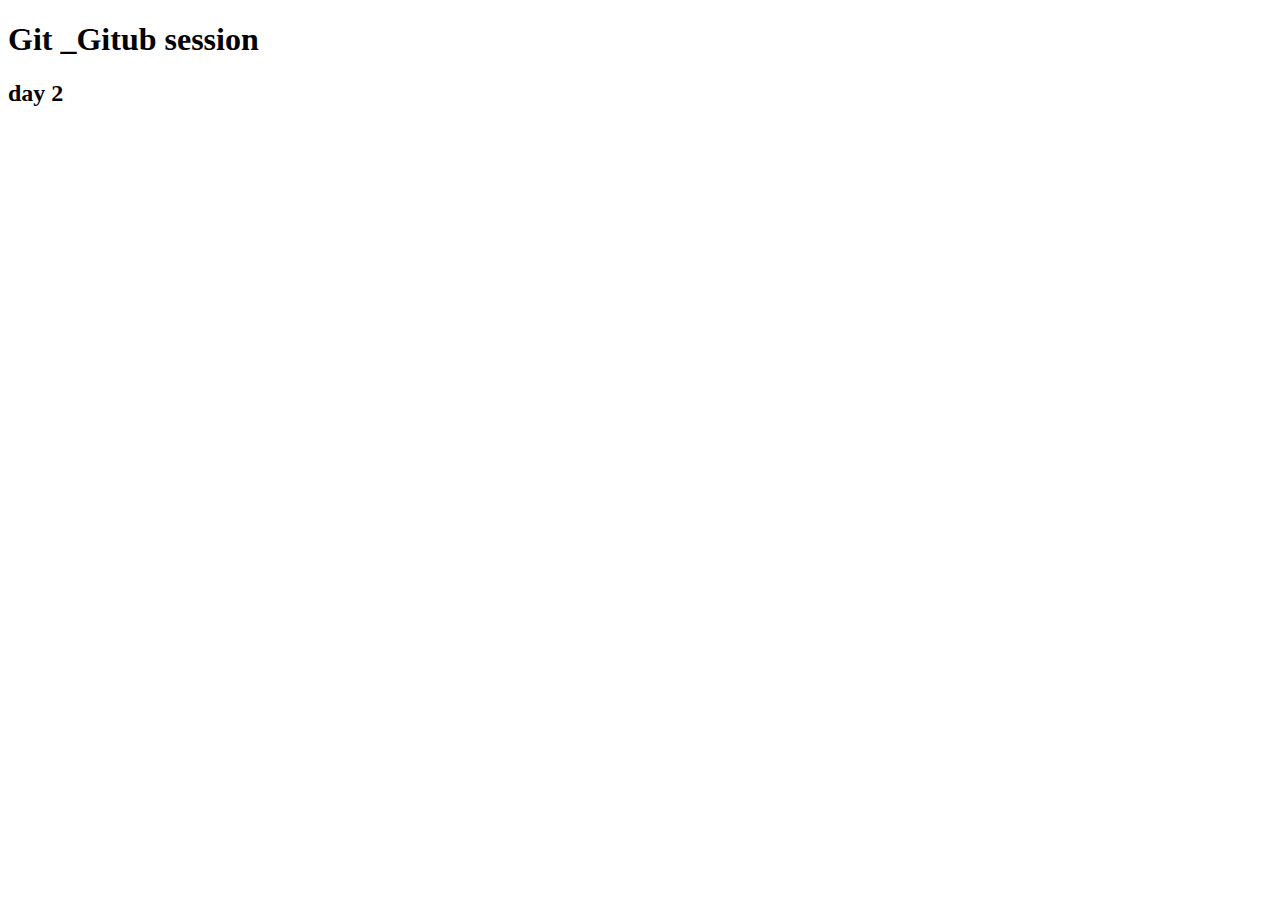
<file: index.html>
<!DOCTYPE html>
<html lang="en">
<head>
    <meta charset="UTF-8">
    <meta name="viewport" content="width=device-width, initial-scale=1.0">
    <title>Git session</title>
</head>
<body>
    <h1>Git _Gitub session</h1>
    <h2>day 2</h2>
</body>
</html>
</file>
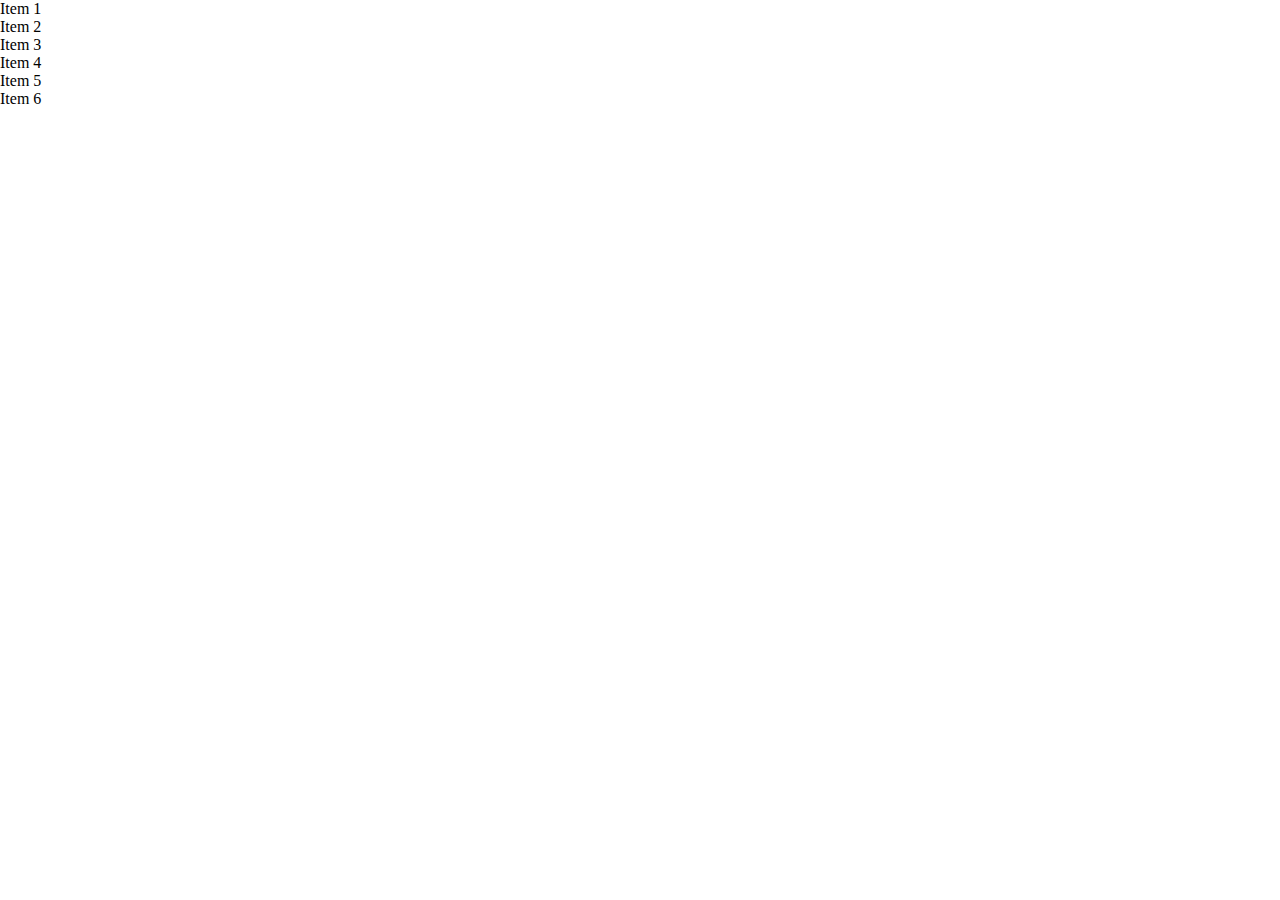
<file: CSS/Index.html>
<!DOCTYPE html>
<html lang="en">
<head>
    <meta charset="UTF-8">
    <meta name="viewport" content="width=device-width, initial-scale=1.0">
    <title>CSS Day 3</title>
    <link rel="stylesheet" href="style.css">
</head>
<body>
    <div class="container">
        <div class="item item-1">Item 1</div>
        <div class="item item-2">Item 2</div>
        <div class="item item-3">Item 3</div>
        <div class="item item-4">Item 4</div>
        <div class="item item-5">Item 5</div>
        <div class="item item-6">Item 6</div>
    </div>
</body>
</html>
</file>
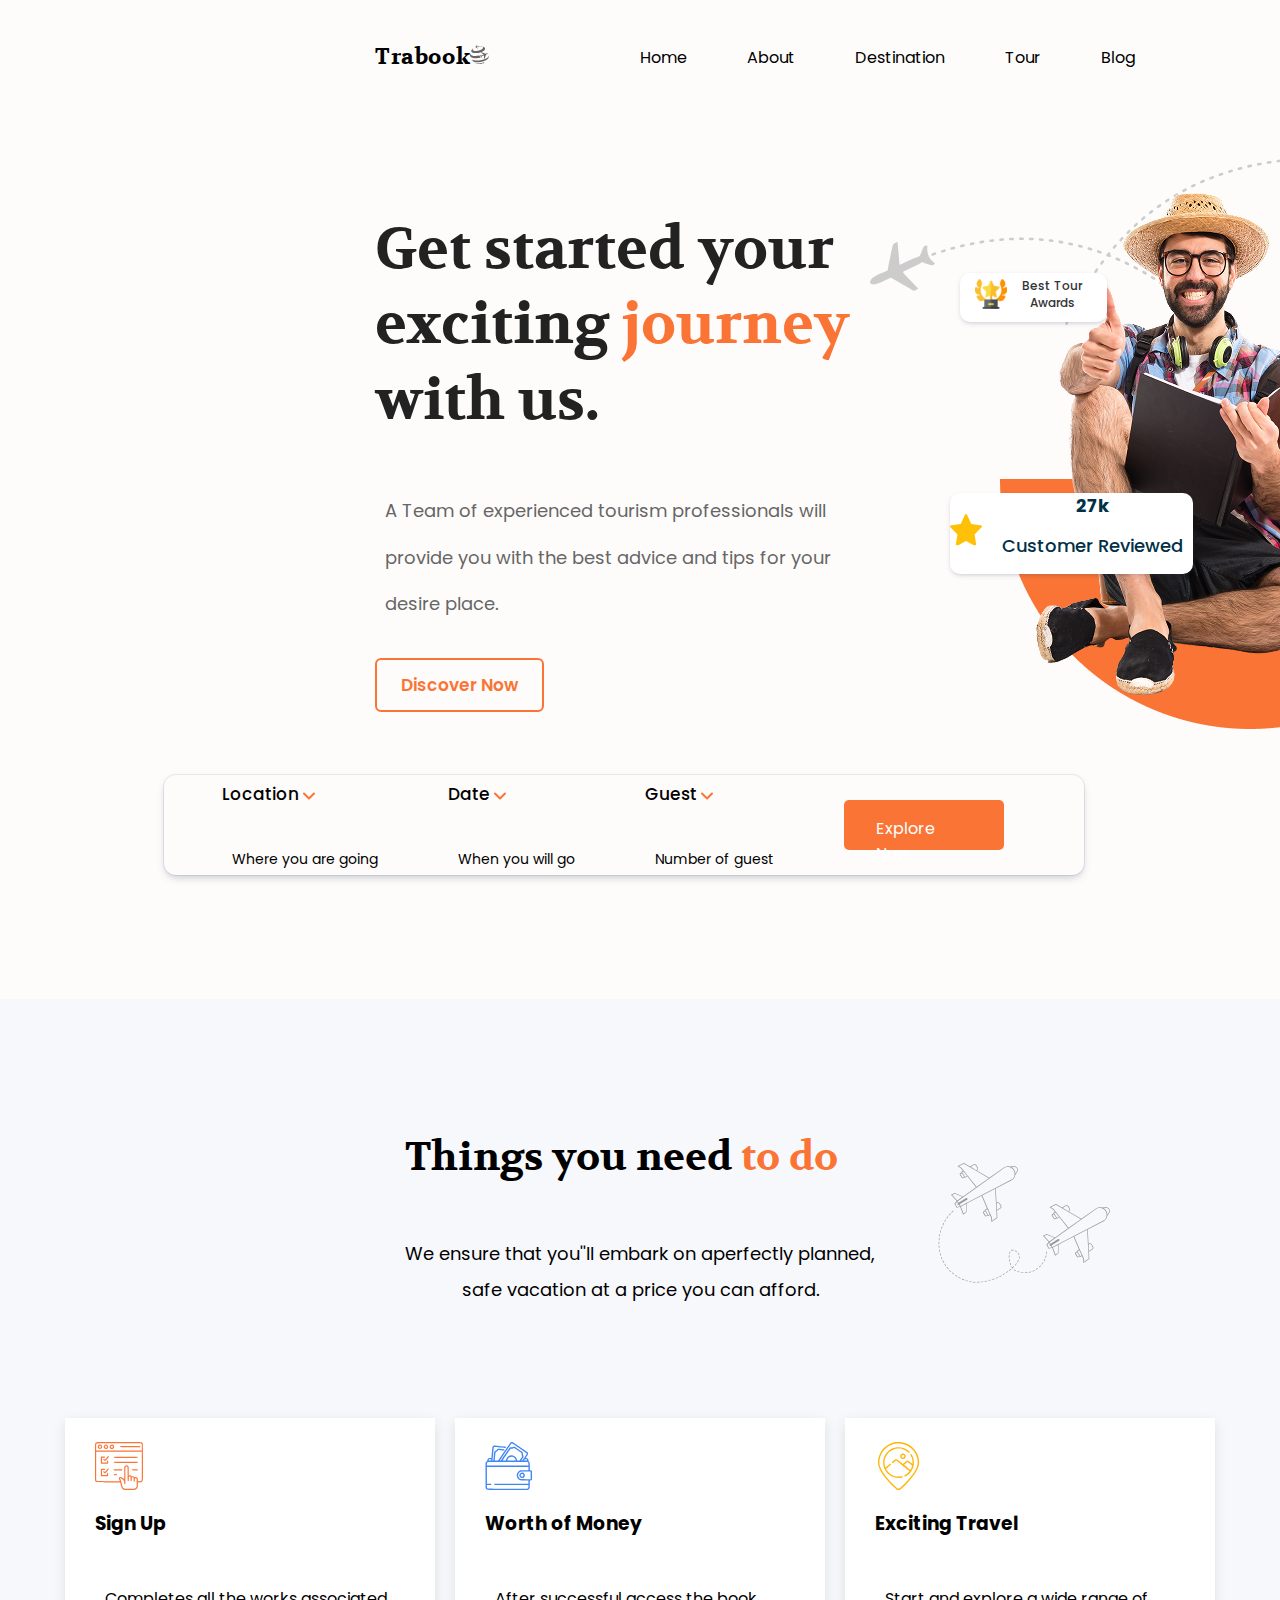
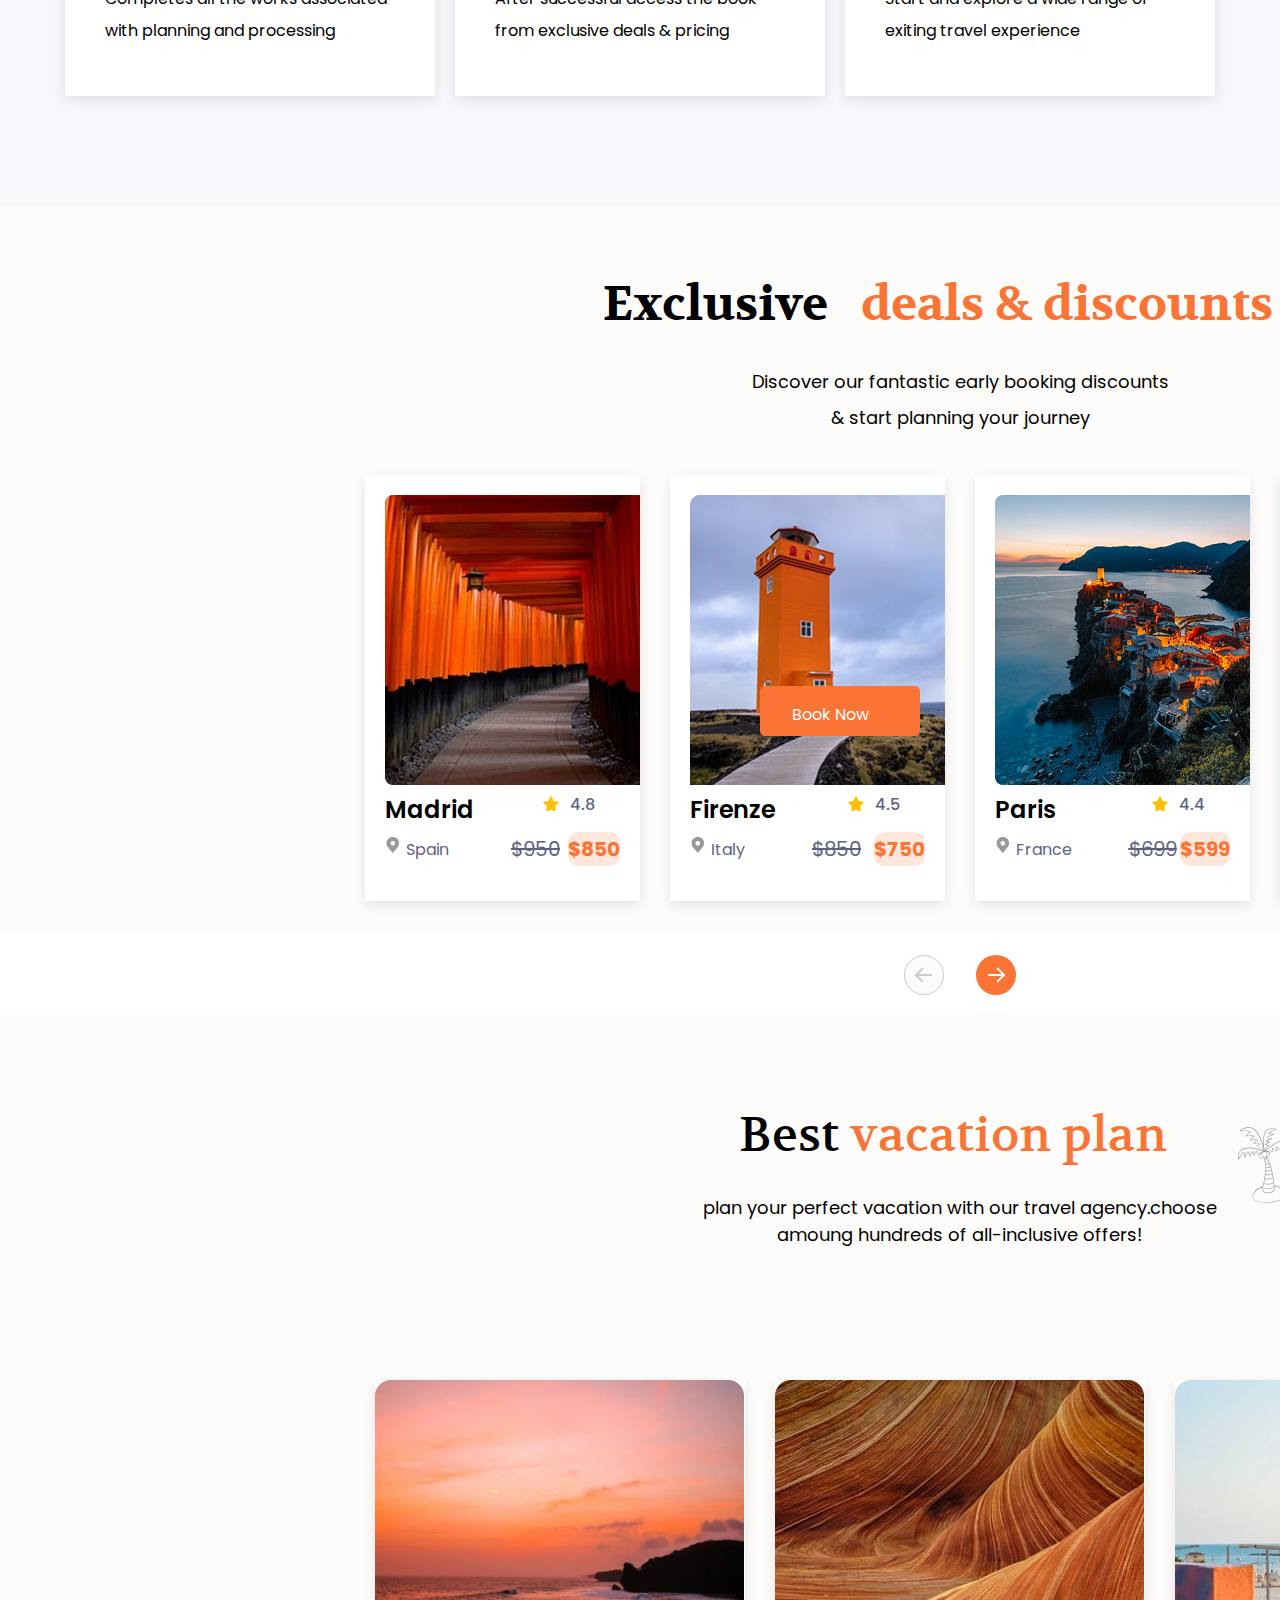
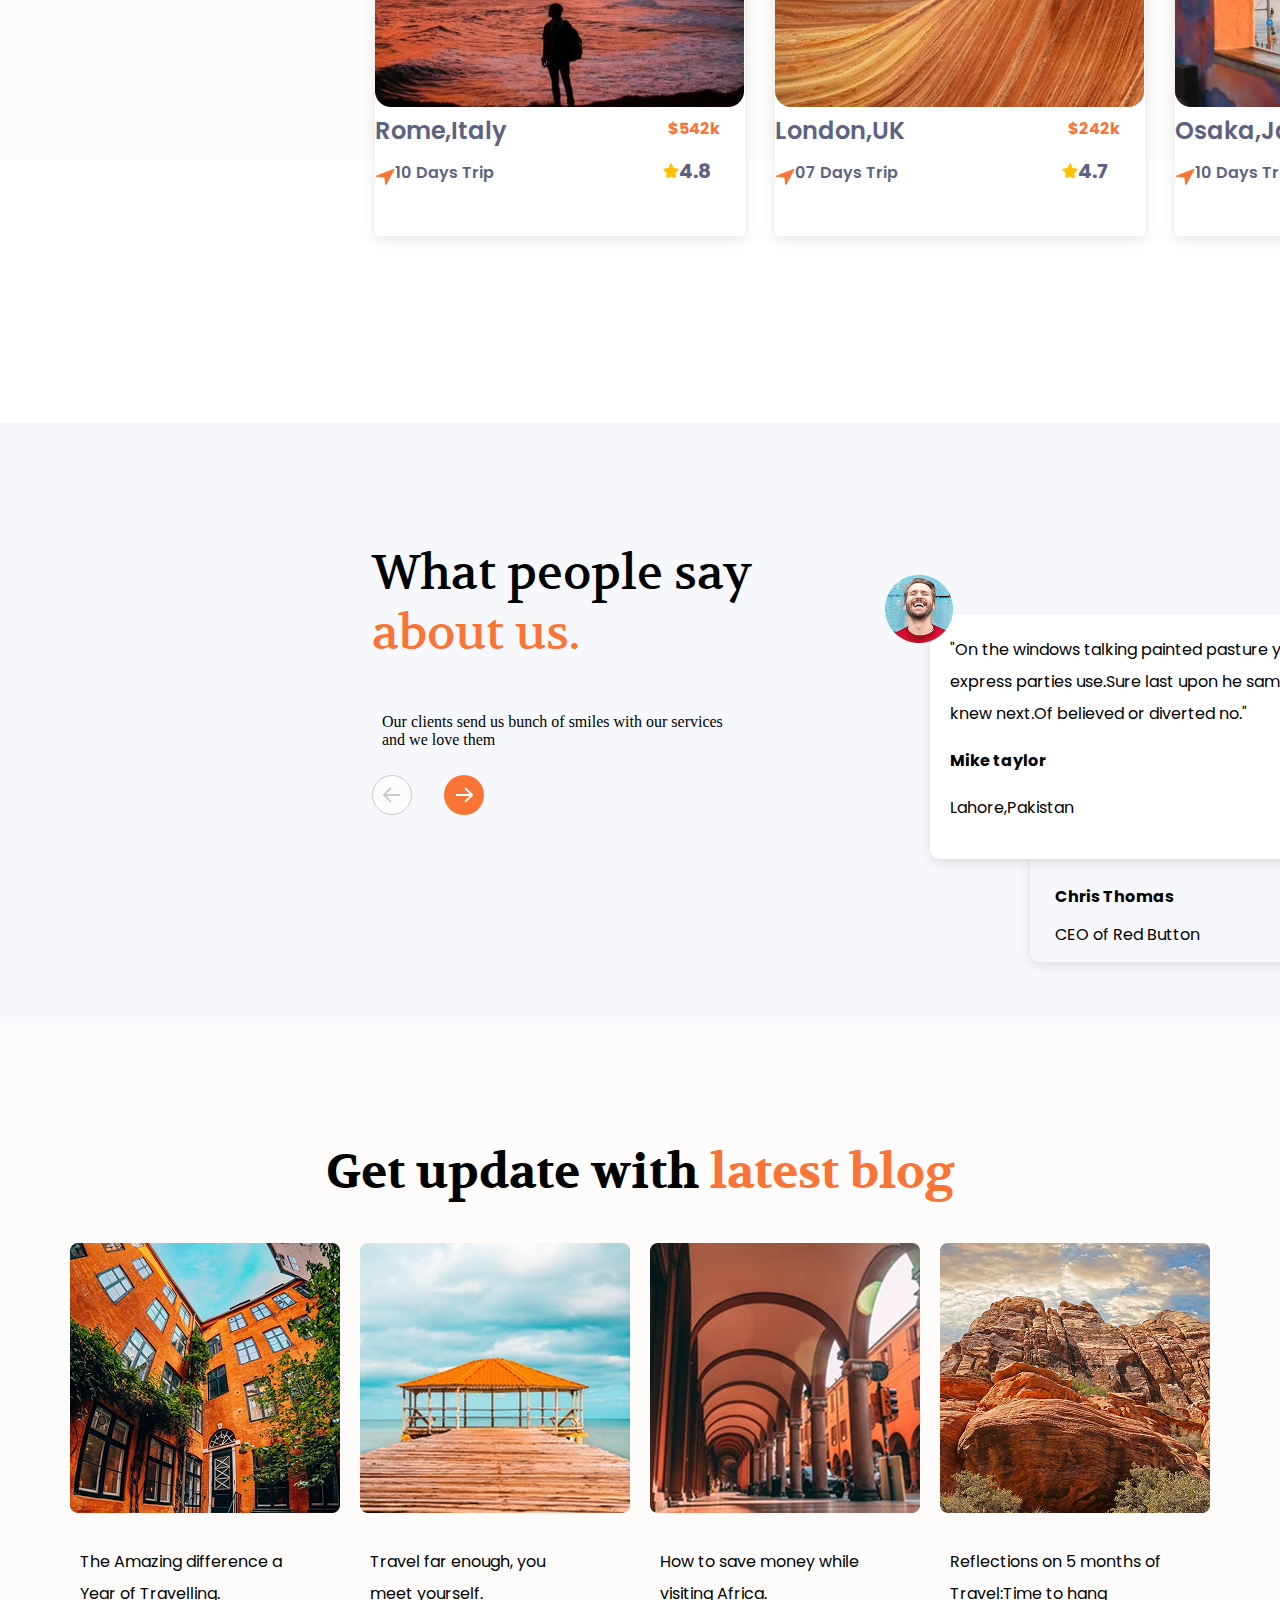
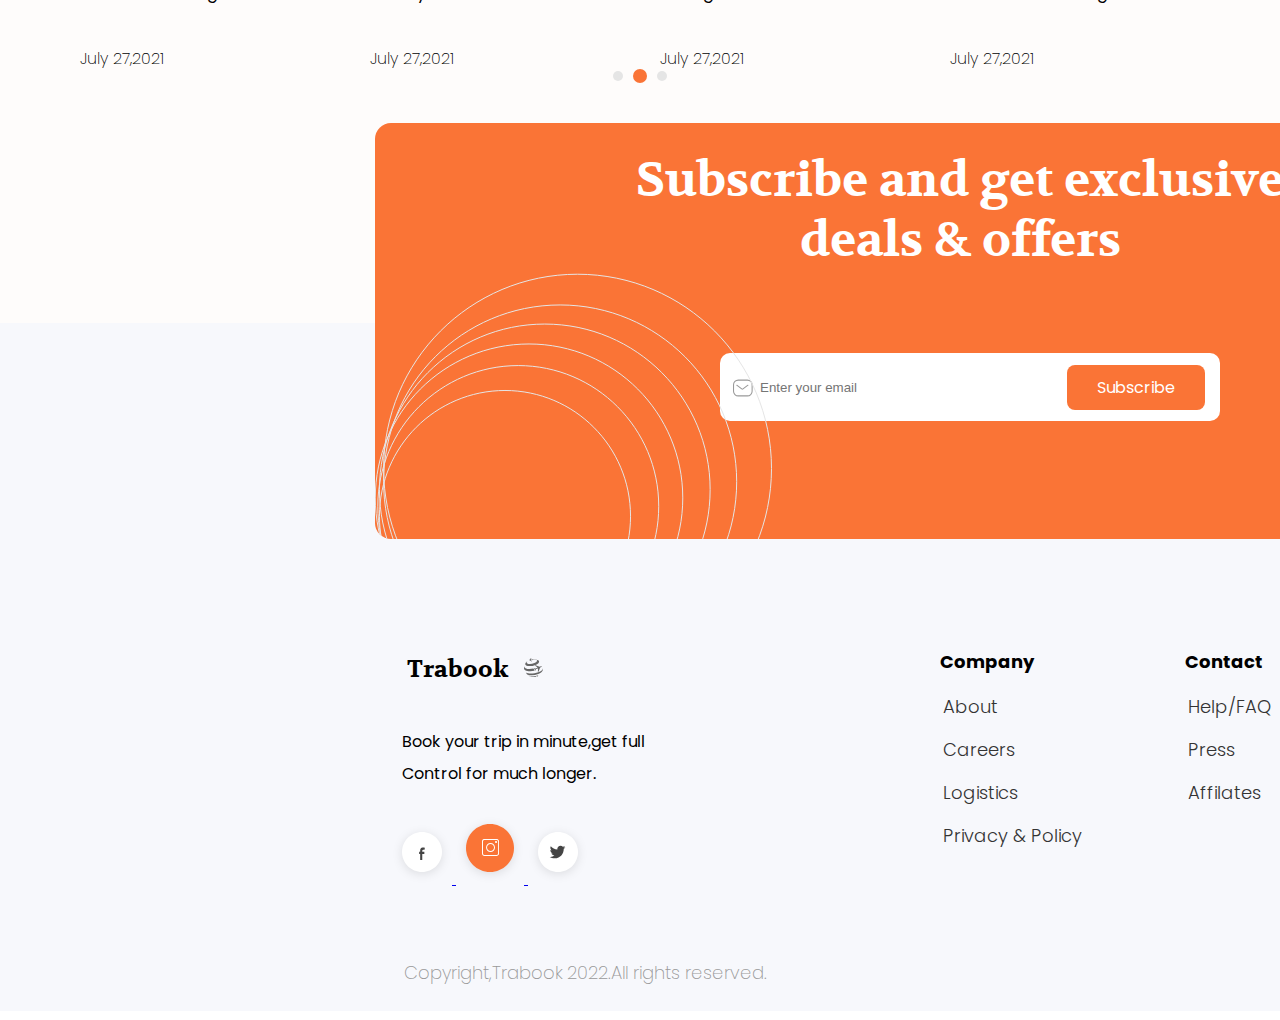
<file: exercise-1/HTML_CSS_Landing_Page/index.html>
<!DOCTYPE html>
<html lang="en">
  <head>
    <meta charset="UTF-8" />
    <meta name="viewport" content="width=device-width, initial-scale=1.0" />
    <title>Exersice-1</title>
    <link rel="stylesheet" href="style.css" />
    <link
      rel="shortcut icon"
      href="https://www.creativefabrica.com/product/latter-a-simple-logo/"
      type="image/x-icon"
    />
   <link rel="preconnect" href="https://fonts.googleapis.com">
<link rel="preconnect" href="https://fonts.gstatic.com" crossorigin>
<link href="https://fonts.googleapis.com/css2?family=Poppins:ital,wght@0,100;0,200;0,300;0,400;0,500;0,600;0,700;0,800;0,900;1,100;1,200;1,300;1,400;1,500;1,600;1,700;1,800;1,900&family=Volkhov:ital,wght@0,400;0,700;1,400;1,700&display=swap" rel="stylesheet">
  </head>
  <body>
     <!-- header section start -->
      <header>
      <div class="wrapper">
        <!-- navigation/navbar part -->
         <nav>
          <div class="Logo">Trabook<img src="Assets/Nav_logo.svg" alt="logo"></div>
          
          <ul class="nav-list">
            <li href="#">Home</li>
            <li href="#">About</li>
            <li href="#">Destination</li>
            <li href="#">Tour</li>
            <li href="#">Blog</li>
          </ul>
          <ul class="nav-right">
            <li href="#">Login</li>
            <li href="#" class="btn dark">Sign up</li>
          </ul>
         </nav>
         <!-- hero section part -->
          <div class="hero-section">
            <div class="left">
              <h1 class="volkhov-bold">Get started your <br>
                exciting <span style="color: #FA7436;">journey</span> <br>
                with us.
              </h1>
              <p class="para">A Team of experienced tourism professionals will <br>
                provide you with the best advice and tips for your <br>
                desire place.                
              </p>
              <div class="btn-actions">
              <a href="#" class="btn-light">Discover Now</a>
              </div>
            </div>
            <div class="right">
              <div class="top"><img src="Assets/Ellipse 4.png" alt="ellipse"></div>
              <div class="hero">
              <img src="Assets/tourist-with-thumb-up__1_-removebg 1.png" alt="Hero-image"class="Hero-image">
              </div>
              <div class="plane1">
                <img src="Assets/plane_1.svg" alt="plane1"></div>
              
            </div>
          </div>
          <!-- achievement part -->
           <div class="achievement-section">
            <div class="achievement-card-1">
                <div class="icon">
                  <img src="Assets/trophy-removebg-preview 1.svg" alt="trophy">
          </div>
          <div class="text">
<div class="text-line">Best Tour</div>
<div class="text-line">Awards</div>
          </div>
            </div>
              <div class="achievement-card-2">
                  <div class="icon">
                    <img src="Assets/google-maps 1.svg" alt="explore">
                    </div>
                    <div class="text">
                      <h3 class="text-title">Explore</h3>
                      <p class="text-line">Every corner of<br>the world with us</p>
                    </div>
                  </div>               
                  <div class="achievement-card-3">
                      <div class="icon">
                         <img src="Assets/star 1.svg" alt="star">
                         </div>
                       <div class="text">
                       <p class="text-line"><b>27k</b></p>
                      <p class="rext-line">Customer Reviewed</p> 
                       
                        </div>
                      </div>
                    </div>
                  </div>
                </div>
              </div>


           <nav class="nav-end">
            <ul>
              <li href="#">
                <h5>Location <img src="Assets/downarrow.svg" alt="dropdown"></h5>
                <p>Where you are going</p> 
              </li>
              <li href="#">
                <h5>Date <img src="Assets/downarrow.svg" alt="dropdown"></h5>
              <p>When you will go</p>
              </li>
              <li href="#">
                <h5>Guest <img src="Assets/downarrow.svg" alt="dropdown"></h5>
              <p>Number of guest</p>
            </li>
            <li href="#" class="btn dark">Explore Now</li>
            </ul>
           </nav>
      </div>
      </header>
    
      <!-- header section ends -->
       <!--things you needs starts-->
     
       <section class="todo">
       <div class="todo_1">
        <div class="things">
       <h2 class="need">Things you need <span style="color: #FA7436;">to do</span></h2>
       <p>We ensure that you''ll embark on aperfectly planned,<br>
      safe vacation at a price you can afford.</p>
</div>
     </div>
      <div class="plane_2"><img src="Assets/plane_2.svg" alt="plane_2"></div>
      </div>
      <div class="needs-cards">
        <div class="need-card">
          <div class="info_1">
             <img src="Assets/Tsignup.svg" style="width:48px; height: 48px;" alt="signup">
            <h3>Sign Up</h3>
            <p>Completes all the works associated <br>
            with planning and processing</p>
          </div>
        </div>
        <div class="need-card">         
          <div class="info_2">
 <img src="Assets/Tmoney.svg"style="width:48px; height: 48px;" alt="money">
            <h3>Worth of Money</h3>
            <p>After successful access the book <br>
            from exclusive deals & pricing</p>
            </div>
          </div>
          <div class="need-card">
          <div class="info_3">
<img src="Assets/Ttravel.svg" style="width:48px; height: 48px;" alt="travel">
            <h3>Exciting Travel</h3>
            <p>Start and explore a wide range of <br>
            exiting travel experience</p>
            </div>
            </div>
      </section>
      <!--Things you needs ends-->

       <!--Deals & Discounts starts-->
      <section class="Deals&discounts">
        <div class="dd">
          <h2 class="light">Exclusive &nbsp;<span style="color: #FA7436;"> deals & discounts</span></h2>
          <p>Discover our fantastic early booking discounts <br>
          & start planning your journey</p>
          <div class="deals-cards">
            <div class="deal-card">
              <img src="Assets/deals_1.png" alt="madrid">
              <div class="info">
                <h3>Madrid</h3>
                <div class="Rating"><img src="Assets/star 11.svg" alt="star11">4.8</div>
                <ul>
                  <li href="#"><img src="Assets/map.svg" alt="map">  Spain</li>
                <li class="old-price" href="#"><del>$950</del></li>
                <li href="#" style="color: #FA7436;" class="new-price">$850</li>
                </ul>
              </div>
            </div>
             <div class="deal-card">
              <img src="Assets/deals_2.png" alt="Firenze">
              <div class="info">
                <h3>Firenze</h3>
                <div class="Rating"><img src="Assets/star 11.svg" alt="star11">4.5</div>
                <ul>
                  <li href="#"><img src="Assets/map.svg" alt="map"> Italy</li>
                <li class="old-price" href="#"><del>$850</del></li>
                <li href="#" style="color: #FA7436;" class="new-price">$750</li>
                </ul>
              </div>
             <div class="book"><h4 href="#" class="btn dark">Book Now</h4></div>
          </div>
          <div class="deal-card">
              <img src="Assets/deals_3.png" alt="Paris">
              <div class="info">
                <h3>Paris</h3>
                <div class="Rating"><img src="Assets/star 11.svg" alt="star11">4.4</div>
                <ul>
                  <li href="#"><img src="Assets/map.svg" alt="map"> France</li>
                <li class="old-price" href="#"><del>$699</del></li>
                <li href="#" style="color: #FA7436;" class="new-price">$599</li>
                </ul>
              </div>
          </div>
          <div class="deal-card">
              <img src="Assets/deals_4.png" alt="London">
              <div class="info">
                <h3>London</h3>
                <div class="Rating"><img src="Assets/star 11.svg" alt="star11">4.8</div>
                <ul>
                  <li href="#"><img src="Assets/map.svg" alt="map"> UK</li>
                <li class="old-price" href="#"><del>$850</del></li>
                <li href="#" style="color: #FA7436;" class="new-price">$850</li>
                </ul>
              </div>
          </div>
           
        </div>
        <div class="Slider-btn">
             <img src="Assets/Slider-btn.svg" alt="Slider-btn"> 
            </div> 
      </section>
      <!--Deals & Discounts Ends-->
      <!--Vacation plan Starts-->
      <section class="vacation-plan">
        <div class="plan">
         <h2 class="light">Best <span style="color: #FA7436;">vacation plan</span></h2> 
         <p>plan your perfect vacation with our travel agency.choose <br>
        amoung hundreds of all-inclusive offers!</p>
        <div class="tree">
          <img src="Assets/Tree_1.svg" alt="tree1"> 
        </div>
        <div class="slider-btn1">
          <img src="Assets/Slider-btn.svg" alt="slider-btn1"></div>
        <div class="plans-cards">
           <div class="plan-card">
              <img src="Assets/plan_1.png" alt="Rome">
              <div class="info">
                <ul>
                  <li><h3>Rome,Italy</h3></li>
                <li href="#" style="color: #FA7436;" class="price">$542k</li>
                <li href="#"> <img src="Assets/arrow.svg" alt="">  10 Days Trip</li>
                <li><img class="rating2"  src="Assets/star 11.svg" alt="star11">4.8<li>
                </ul>
              </div>
          </div>
        <div class="plan-card">
              <img src="Assets/plan_2.png" alt="London">
              <div class="info">
               
                <ul>
                   <li><h3>London,UK</h3></li>
                <li href="#" style="color: #FA7436;" class="price">$242k</li>
                <li href="#"> <img src="Assets/arrow.svg" alt="">  07 Days Trip</li>
                <li><img class="rating2" src="Assets/star 11.svg" alt="star11">4.7<li>
                </ul>
              </div>
          </div>
          <div class="plan-card">
              <img src="Assets/plan_3.png" alt="Osaka">
              <div class="info">
                
                <ul>
                  <li><h3>Osaka,Japan</h3></li>
                <li href="#" style="color: #FA7436;" class="price">$542k</li>
                <li href="#"> <img src="Assets/arrow.svg" alt="">  10 Days Trip</li>
                <li><img class="rating2"  src="Assets/star 11.svg" alt="star11">4.8<li>
                </ul>
              </div>
          </div>
</div>
      </section>
      <!--Vacation plan ends-->

    
       <!-- testimonial section start -->
<section>
  <div class="about_us">
    <div class="about-left">
      <h2>What people say <br>
      <span style="color: #FA7436;">about us.</span></h2>
      <p>Our clients send us bunch of smiles with our services <br>
      and we love them</p>
      <img src="Assets/Slider-btn.svg" alt="Slider-btn">
    </div>
      <div class="center-card">
               <div class="mike" >
          <img src="Assets/about_1.png" alt="men-image">
        </div>
        <div class="content">
        <p>  "On the windows talking painted pasture yet its <br>
          express parties use.Sure last upon he same as <br>
          knew next.Of believed or diverted no."</p>        
          <p class="name"><b>Mike taylor</b></p>
          <p class="location">Lahore,Pakistan</p>
         </div>
        <div class="card-2">
        <div>
          <p class="name-1"><b>Chris Thomas</b></p>
          <p class="designation">CEO of Red Button</p>
        </div>
        </div>
        </div>
      <div class="plane3"><img src="Assets/plane_3.svg" alt="plane-3"></div>
</section>
<!-- testimonial section Ends -->


 <!-- latest blog start -->
<section class="latest-blog">
  <div class="update">
    <h2 class="light">Get update with <span style="color: #FA7436;">latest blog</span></h2> 
    <div class="blogs-cards">
      <div class="blog-card">
        <img src="Assets/Blog_1.png" alt="blog-1">
        <p class="para">The Amazing difference a <br>
        Year of Travelling.</p>
        <p class="date">July 27,2021</p>
      </div>
        <div class="blog-card">
        <img src="Assets/Blog_2.png" alt="blog-2">
        <p class="para">Travel far enough, you <br>
        meet yourself.</p>
        <p class="date">July 27,2021</p>
      </div>
        <div class="blog-card">
        <img src="Assets/Blog_3.png" alt="blog-3">
        <p class="para">How to save money while <br>
        visiting Africa.</p>
        <p class="date">July 27,2021</p>
      </div>
     <div class="blog-card">
        <img src="Assets/Blog_4.png" alt="blog-4">
        <p class="para">Reflections on 5 months of <br>
        Travel:Time to hang</p>
        <p class="date">July 27,2021</p>
      </div>
    </div>
     <div class="slider-dot">
        <img src="Assets/blog_3dot.svg" alt="3dot">
      </div> 
  </div>
</section>
<!-- latest blog end-->

<!-- Footer start -->

<footer>
  <div class="footer">
    <section>
       <div class="subscribe-section">
        <h2> <span style="color: white;">Subscribe and get exclusive <br>
        deals & offers 
        </span> </h2>
        <form>
          <img src="Assets/mail.svg" alt="Email">
          <input type="email" placeholder="Enter your email">
          <button class="submit-btn">Subscribe</button>  
        </form>
        <div class="tree-3">
           <img src="Assets/Tree_2.svg" alt="tree-2">
        </div>
       <div class="ring">
          <img src="Assets/subscribe_ring.svg" alt="ring">
       </div>
    </div>
    </section>
    <div class="trabook-footer">
      <div class="trabook"><b>Trabook</b><img src="Assets/Nav_logo.svg" alt="logo"></div>
      <p>Book your trip in minute,get full <br>
      Control for much longer.</p>
      <div class="social">
        <a href="#">
          <img src="Assets/Social_fb.svg" alt="Facebook">
        </a>
        <a href="#"><img src="Assets/Social_insta.svg" alt="Instagram">
        </a>
        <a href="#"><img src="Assets/Social_x.svg" alt="X">
        </a>
      </div>
    </div>
    <div class="links-container">
      <div class="links">
        <h3>Company</h3>
        <ul>
          <li><a href="#">About</a></li>
          <li><a href="#">Careers</a></li>
          <li><a href="#">Logistics</a></li>
          <li><a href="#">Privacy & Policy</a></li>
        </ul>
      </div>
      <div class="links">
        <h3>Contact</h3>
        <ul>
          <li><a href="#">Help/FAQ</a></li>
          <li><a href="#">Press</a></li>
          <li><a href="#">Affilates</a></li>
        </ul>
      </div>
    <div class="links">
        <h3>More</h3>
        <ul>
          <li><a href="#">Press Center</a></li>
          <li><a href="#">Our Blog</a></li>
          <li><a href="#">Low far tips</a></li>
        </ul>
      </div>  
    </div>
   <div class="copyright">
    <ul>
      <li>Copyright,Trabook 2022.All rights reserved.</li>
      <li>Terms & Conditions</li>
    </ul>
   </div>
  </div>
</footer>
  </body>
</html>
</file>
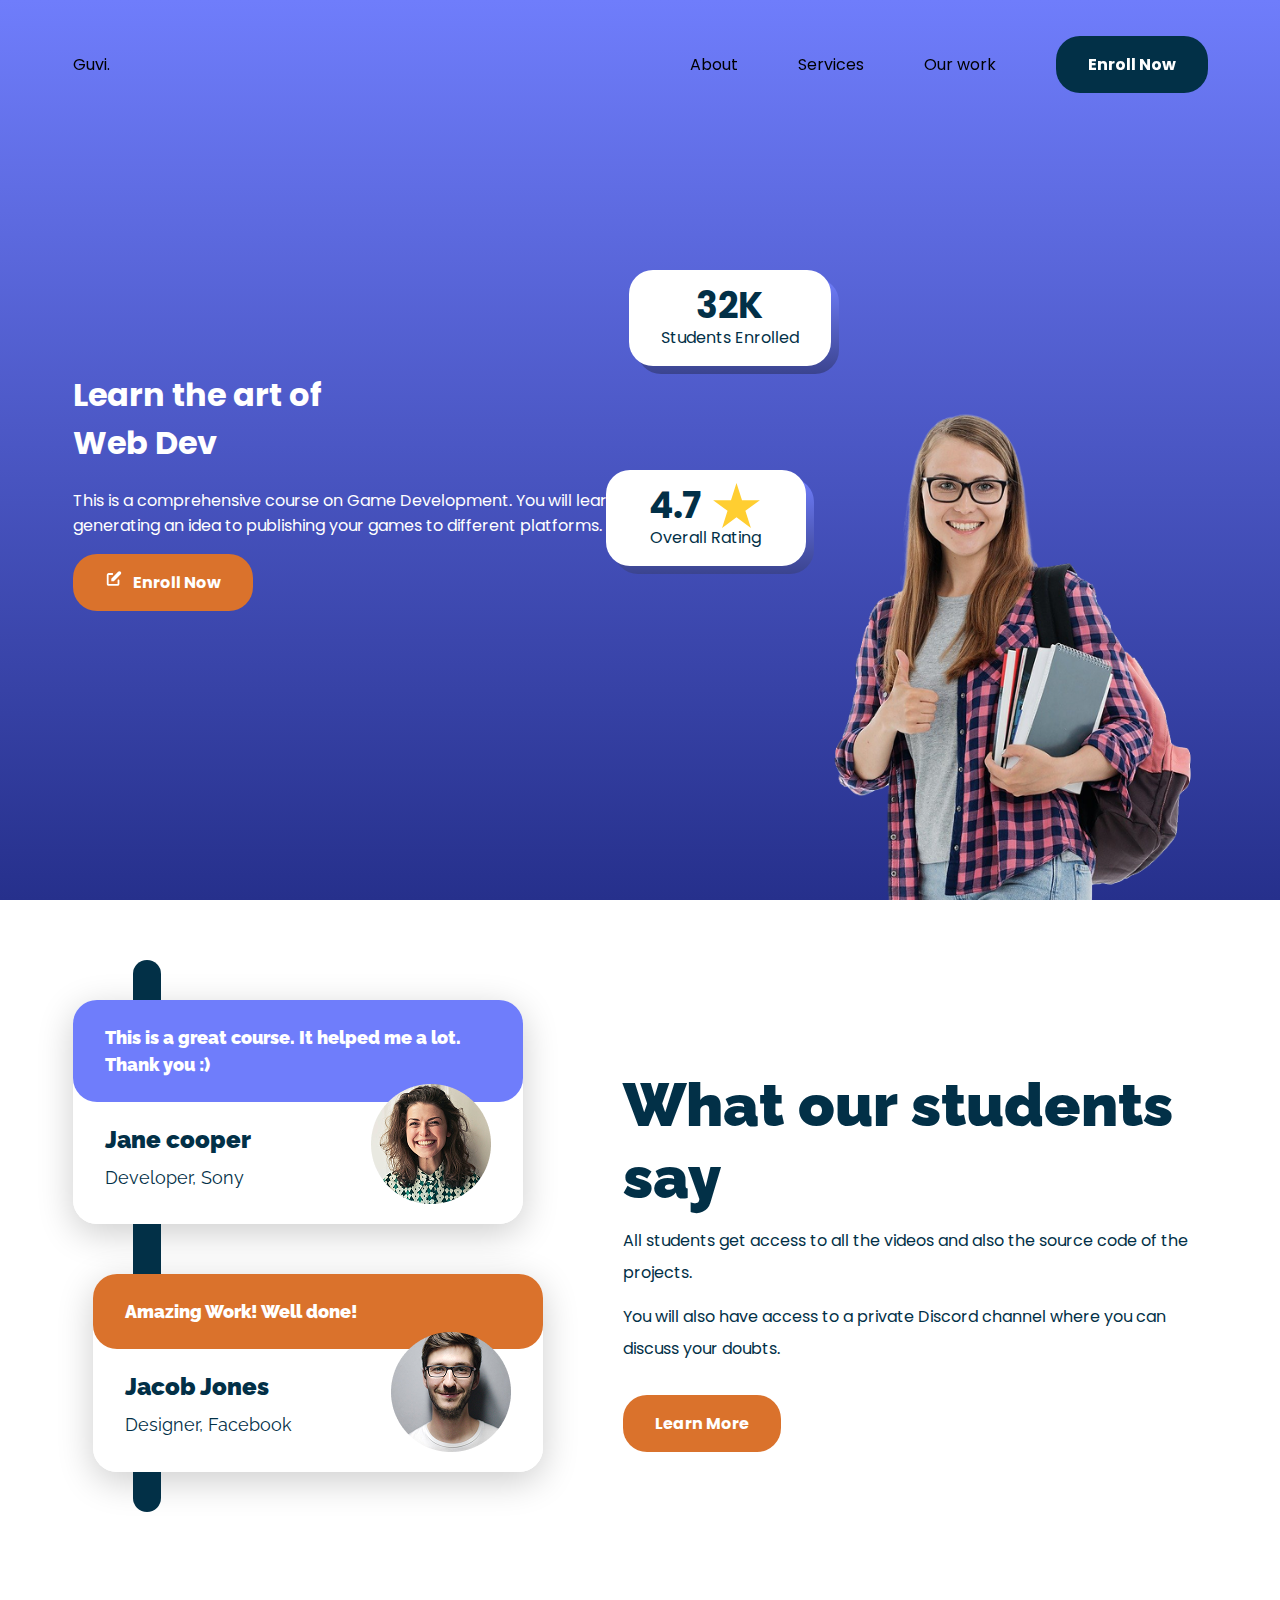
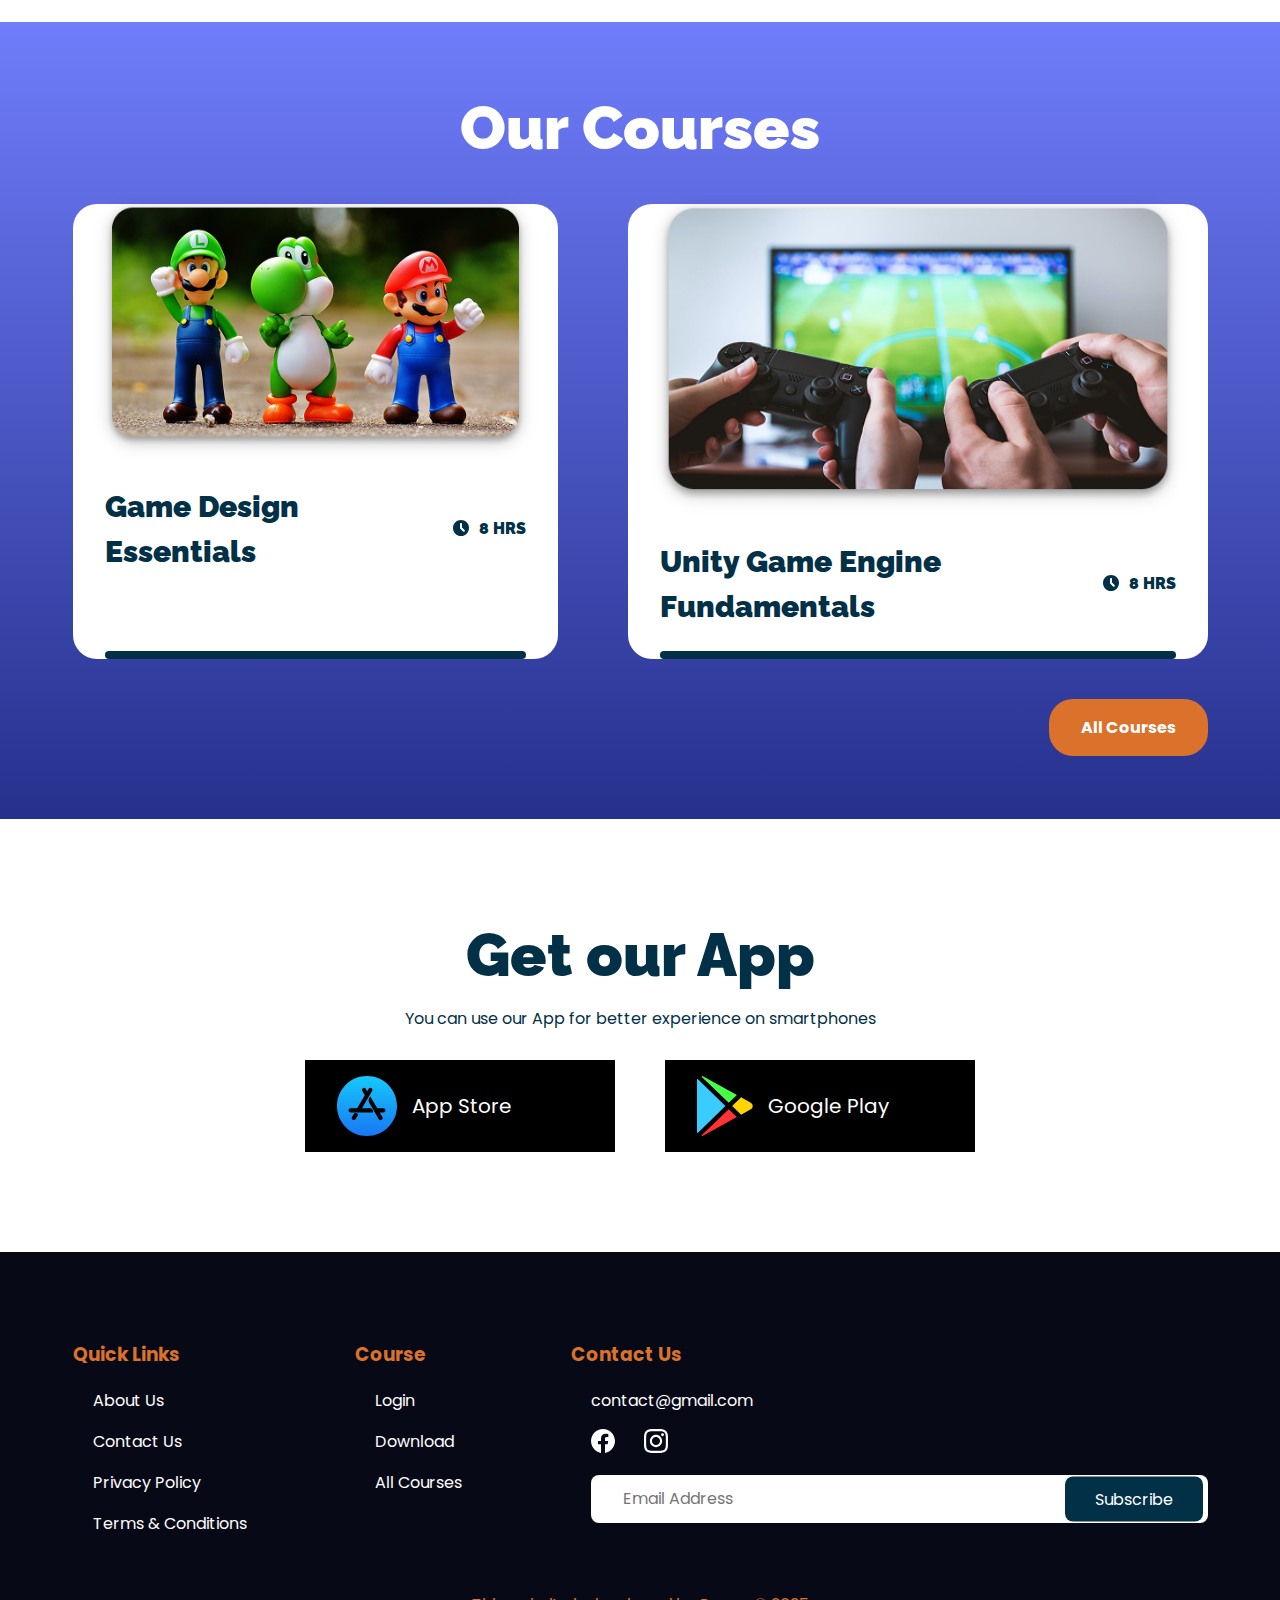
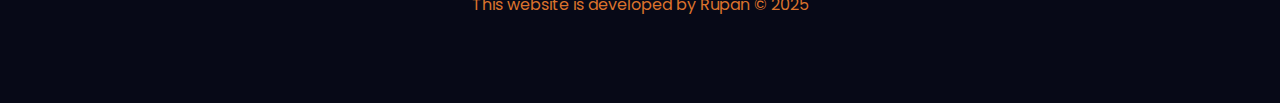
<file: Live practise/HTML CSS Landing page/index.html>
<!DOCTYPE html>
<html lang="en">
  <head>
    <meta charset="UTF-8" />
    <meta name="viewport" content="width=device-width, initial-scale=1.0" />
    <title>Landing Page</title>
    <link rel="stylesheet" href="style.css" />
    <link
      rel="shortcut icon"
      href="https://cdn-icons-png.flaticon.com/512/187/187879.png"
      type="image/x-icon"
    />
    <link rel="preconnect" href="https://fonts.googleapis.com" />
    <link rel="preconnect" href="https://fonts.gstatic.com" crossorigin />
    <link
      href="https://fonts.googleapis.com/css2?family=Poppins:ital,wght@0,100;0,200;0,300;0,400;0,500;0,600;0,700;0,800;0,900;1,100;1,200;1,300;1,400;1,500;1,600;1,700;1,800;1,900&family=Raleway:ital,wght@0,100..900;1,100..900&display=swap"
      rel="stylesheet"
    />
  </head>
  <body>
    <!-- header section start -->
    <header>
      <div class="wrapper">
         <!-- navigation/navbar part -->
        <nav>
          <div class="Logo">Guvi.</div>
          <ul>
            <li href="#">About</li>
            <li href="#">Services</li>
            <li href="#">Our work</li>
            <li href="#" class="btn dark">Enroll Now</li>
          </ul>
        </nav>
         <!-- hero section part -->
        <div class="hero-section">
        <div class=":left">
          <h1>Learn the art of <br />
            Web Dev</h1>
          <p>
            This is a comprehensive course on Game Development. You will learn
            everything from generating an idea to publishing your games to
            different platforms.
          </p>
          <a href="" class="btn light enrol-icon">Enroll Now</a>
        </div>
        <div class="right">
          <img src="Assets/Ellipse 1.png" alt="Hero Image" />
        </div>
         <!-- achievement part -->
      <div class="achievement-cards">
            <div class="achievement-card students-enrolled">
              <div class="content">
                <div>
                  <h3>32K</h3>
                </div>
                <p>Students Enrolled</p>
              </div>
              <div class="bg"></div>
            </div>
            <div class="achievement-card overall-rating">
              <div class="content">
                <div>
                  <h3>4.7</h3>
                  <img src="Assets/star.svg" alt="Star" />
                </div>
                <p>Overall Rating</p>
              </div>
              <div class="bg"></div>
            </div>
          </div>
        </div>
      </div>
    </header>
     <!-- header section ends -->

     <!-- testimonial section start -->
    <div class="wrapper">
        <section class="testimonial-section">
            <div class="left">
                <div class="testimonial-card">
                    <div class="content">
                    This is a great course. It helped me a lot. Thank you :)
                    </div>
                    <div class="info">
                        <h4>Jane cooper</h4>
                        <p class="company">Developer, Sony</p>
                    </div>
                    <img src="Assets/Ellipse 2.png" alt="women image">
                </div>
<div class="testimonial-card">
            <div class="content">Amazing Work! Well done!</div>
            <div class="info">
              <h4>Jacob Jones</h4>
              <p class="company">Designer, Facebook</p>
            </div>
            <img src="Assets/Ellipse 3.png" alt="Man image" />
          </div>
        </div>
        <div class="right">
          <h2>What our students say</h2>
          <div class="features">
            <p>
              All students get access to all the videos and also the source code
              of the projects.
            </p>
            <p>
              You will also have access to a private Discord channel where you
              can discuss your doubts.
            </p>
          </div>
          <a href="#" class="btn light">Learn More</a>
            </div>
        </section>
    </div>
    <!-- testimonial section ends -->
    <!-- courses section start -->
     <section class="courses-section">
    <div class="wrapper">
       <h2 class="light">Our Courses</h2>
        <div class="courses-cards">
            <div class="course-card">
                <img src="Assets/toys.png" alt="mario">
                <div class="info">
                    <h3>Game Design Essentials</h3>
                    <div class="duration">8 HRS</div>
                </div>
            </div>
              <div class="course-card">
                <img src="Assets/gaming.png" alt="gamepad">
                <div class="info">
                    <h3>Unity Game Engine Fundamentals</h3>
                    <div class="duration">8 HRS</div>
                </div>
            </div>
        </div>
        <a href="#" class="btn light">All Courses</a>
    </div>
     </section>
      <!-- courses section ends -->
         <!-- app section start -->
     <div class="wrapper">
        <section class="app-section">
             <h2>Get our App</h2>
             <p>You can use our App for better experience on smartphones</p>
             <div class="app-buttons">
                <div class="app-btn">
                    <img src="Assets/appstore.svg" alt="appstore">
                    <span>App Store</span>
                </div>
                <div class="app-btn">
                    <img src="Assets/playstore.svg" alt="playstore">
                    <span>Google Play</span>
                </div>
             </div>
        </section>
     </div>
    <!-- app section ends -->
      <!-- footer section starts -->
    <footer>
      <div class="wrapper">
        <div class="links-container">
          <div class="links">
            <h3>Quick Links</h3>
            <ul>
              <li><a href="#">About Us</a></li>
              <li><a href="#">Contact Us</a></li>
              <li><a href="#">Privacy Policy</a></li>
              <li><a href="#">Terms & Conditions</a></li>
            </ul>
          </div>
          <div class="links">
            <h3>Course</h3>
            <ul>
              <li><a href="#">Login</a></li>
              <li><a href="#">Download</a></li>
              <li><a href="#">All Courses</a></li>
            </ul>
          </div>
          <div class="links">
            <h3>Contact Us</h3>
            <ul>
              <li><a href="#">contact@gmail.com</a></li>
            </ul>
            <div class="social">
              <a href="#">
                <img src="Assets/fb.svg" alt="facebook" />
              </a>
              <a href="#">
                <img src="Assets/insta.svg" alt="insta" />
              </a>
            </div>
            <form>
              <input type="text" placeholder="Email Address" />
              <button class="submit-btn">Subscribe</button>
            </form>
          </div>
        </div>
        <p class="copyright">This website is developed by Rupan &copy; 2025</p>
      </div>
    </footer>
    <!-- footer section ends -->
  </body>
</html>
</file>
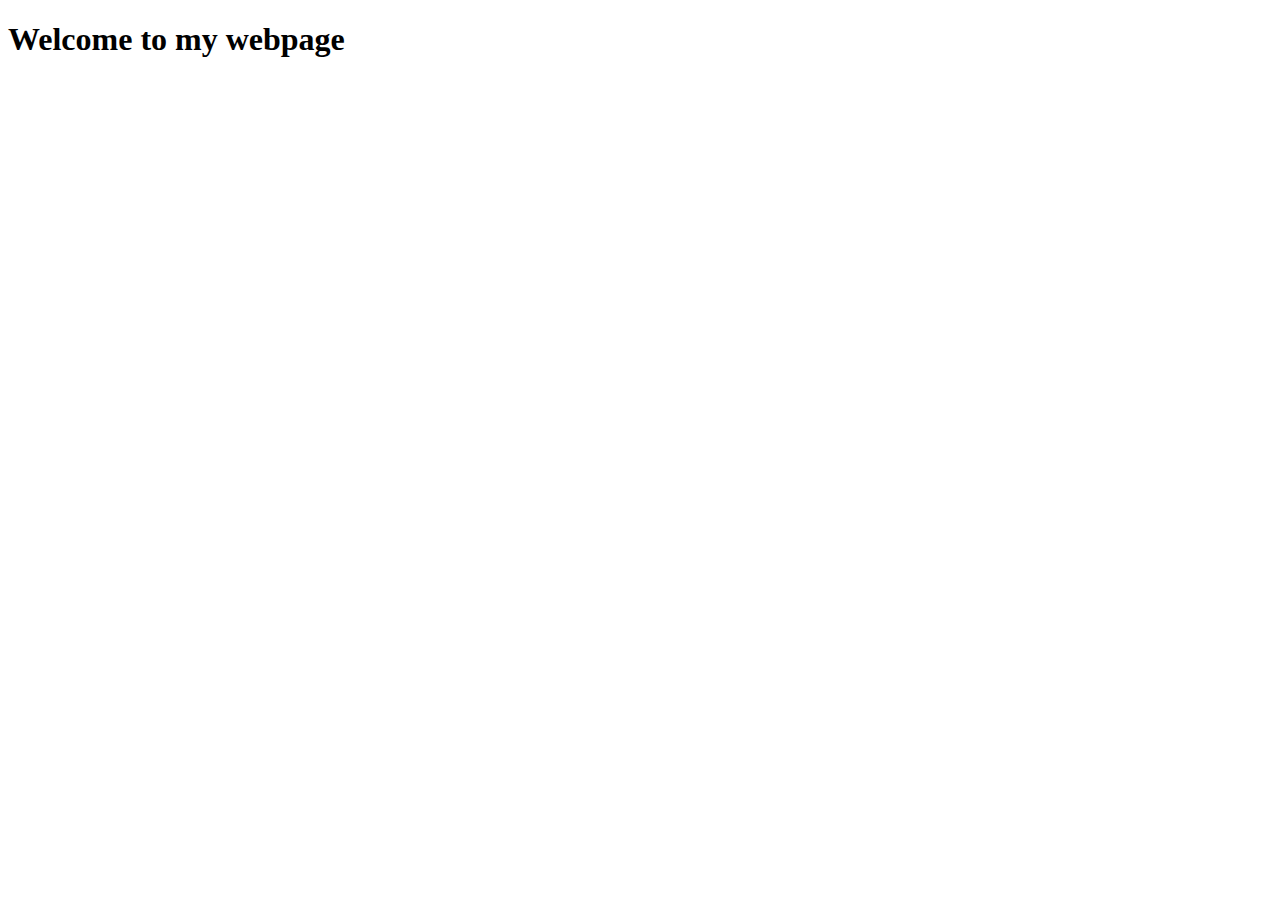
<file: Tailwind_CSS/DAY-1/Tailwind-CSS-Day-1-main/index.html>
<!DOCTYPE html>
<html lang="en">
<head>
    <meta charset="UTF-8">
    <meta name="viewport" content="width=device-width, initial-scale=1.0">
    <title>Document</title>
</head>
<body>
    <h1 class="text">Welcome to my webpage</h1>
</body>
</html>
</file>
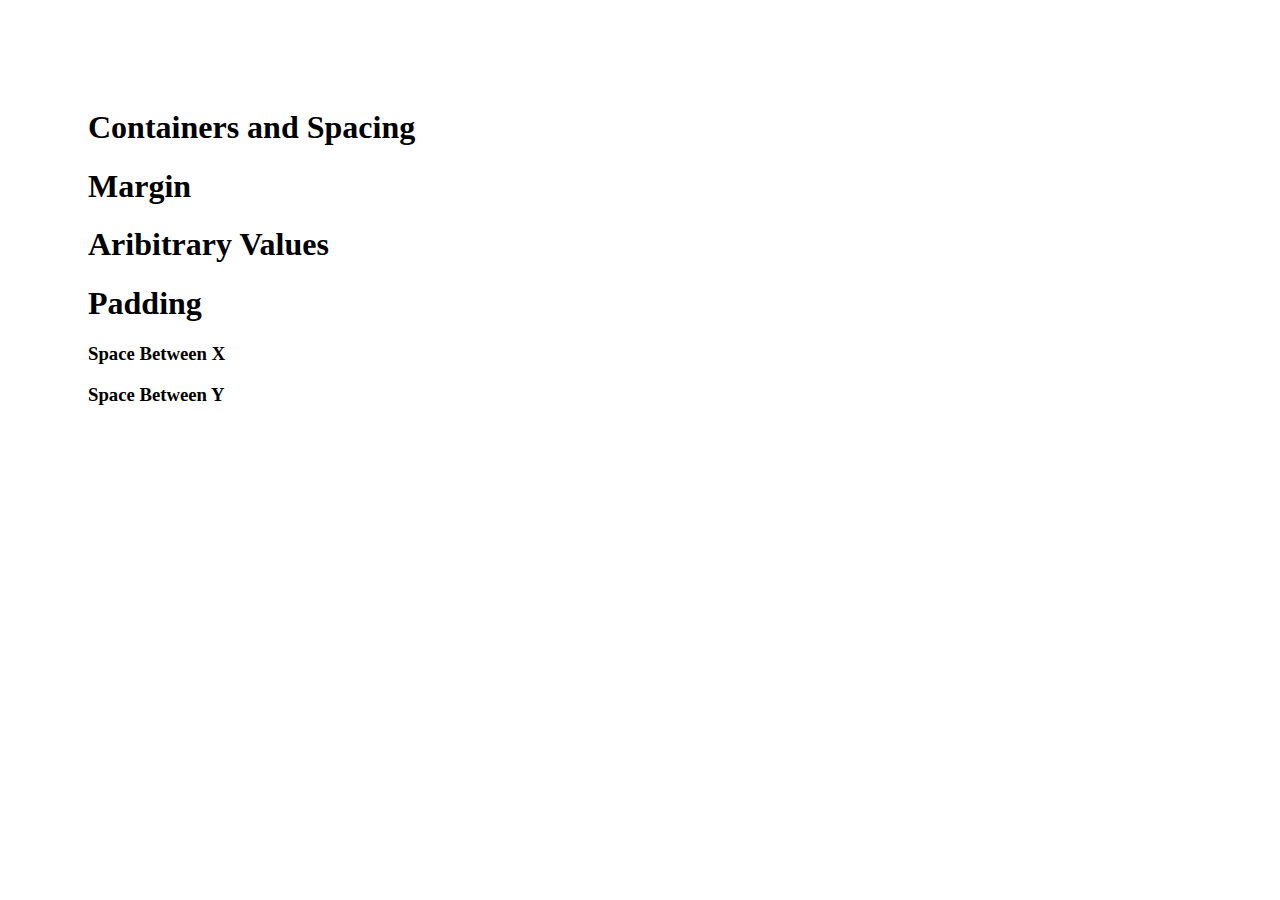
<file: Tailwind_CSS/DAY-1/Tailwind-CSS-Day-1-main/2. Container Spacing/index.html>
<!DOCTYPE html>
<html lang="en">
  <head>
    <meta charset="UTF-8" />
    <meta name="viewport" content="width=device-width, initial-scale=1.0" />
    <title>Container & Spacing</title>
    <style>
      body {
        padding: 5rem;
      }
    </style>
  </head>
  <body>
    <h1>Containers and Spacing</h1>
    <!-- Margin -->
    <!-- https://tailwindcss.com/docs/margin -->
    
    <h1 class="underline">Margin</h1>
    
    
    <!-- Arbitrary/Custom Spacing -->
    
    <h1>Aribitrary Values</h1>
   
    
    <!-- Padding -->
    <!-- https://tailwindcss.com/docs/padding -->
    
    <h1 class="underline">Padding</h1>
  

    <!-- https://tailwindcss.com/docs/space -->
    <!-- Space Between X -->
   <h3>Space Between X</h3>
 
    <!-- Space Between Y -->
    <h3>Space Between Y</h3>
  
  </body>
</html>
</file>
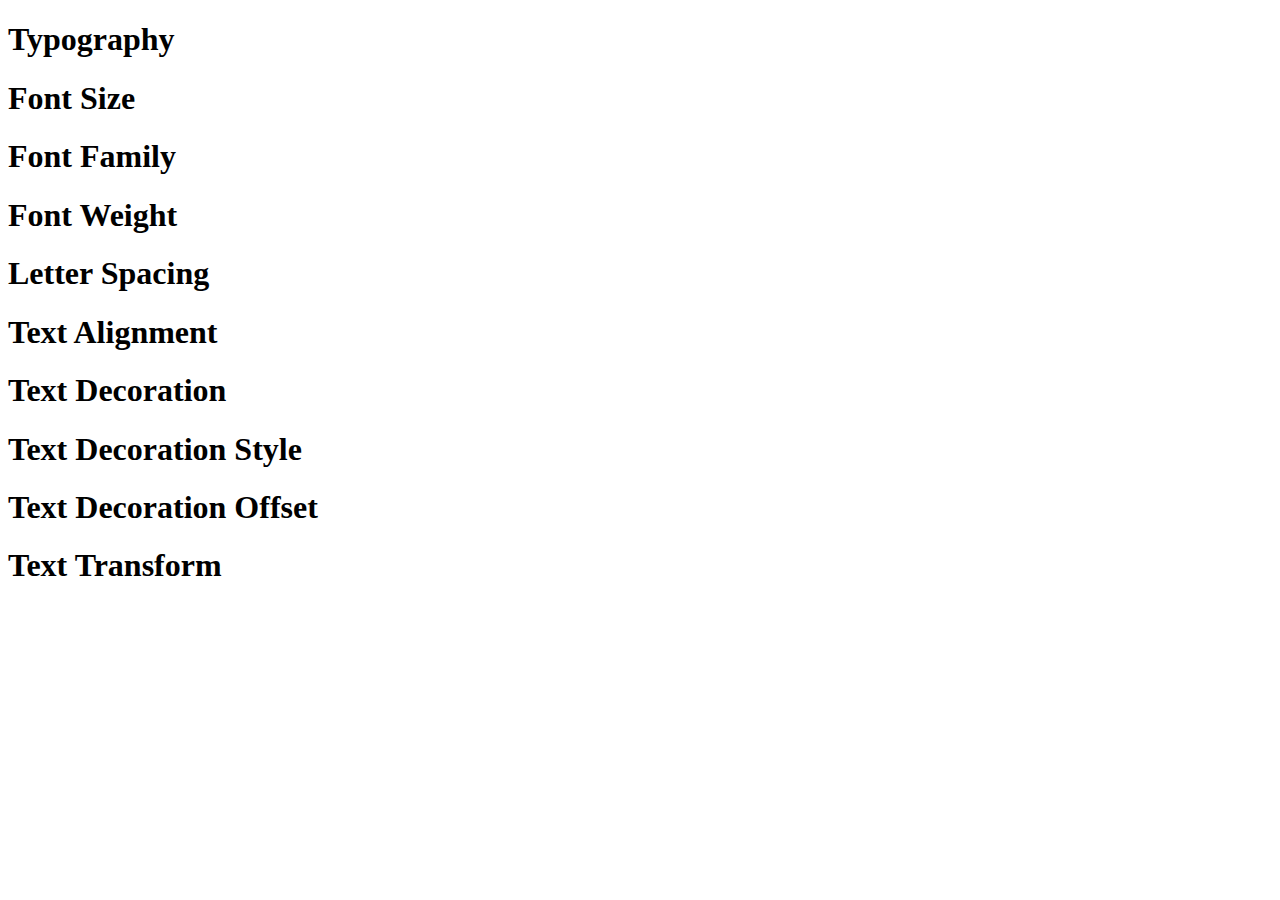
<file: Tailwind_CSS/DAY-1/Tailwind-CSS-Day-1-main/3. Typography/index.html>
<!DOCTYPE html>
<html lang="en">
  <head>
    <meta charset="UTF-8" />
    <meta name="viewport" content="width=device-width, initial-scale=1.0" />
    <title>Typography</title>
  </head>
  <body>
    <h1 >Typography</h1>
    <!-- Font Size -->
    <!-- https://tailwindcss.com/docs/font-size -->
    <h1>Font Size</h1>
  

    <!-- Font Family -->
    <!-- https://tailwindcss.com/docs/font-family -->
    <h1>Font Family</h1>
   

    <!-- Font Weight -->
    <!-- https://tailwindcss.com/docs/font-weight -->
    <h1>Font Weight</h1>
    
    <!-- Letter Spacing -->
    <!-- https://tailwindcss.com/docs/letter-spacing -->
    <h1>Letter Spacing</h1>
   

    <!-- Text Alignment -->
    <!-- https://tailwindcss.com/docs/text-align -->
    <h1>Text Alignment</h1>
   

    <!-- Text Decoration -->
    <!-- https://tailwindcss.com/docs/text-decoration-thickness -->
    <h1>Text Decoration</h1>
   

    <!-- Decoration Style -->
    <h1>Text Decoration Style</h1>
    

    <!-- Decoration Offset -->
    <h1>Text Decoration Offset</h1>
   
    <!-- Text Transform -->
    <!-- https://tailwindcss.com/docs/text-transform -->
    <h1>Text Transform</h1>
    
  </body>
</html>
</file>
<file: CSS/style.css>
*{
    margin: 0px;
    padding: 0px;
}
nav{
    background-color: black;
    color: white;
    padding: 15px;
}
h1,ul,li{
    display: inline;
}
ul{
    margin-left: 60%;    
}
li{
    color: gray;
    cursor: pointer;
}
li:hover{
    color: white;
}
input{
    width: 60%;
    padding: 15px;
}
.searchbar{
    padding: 50px;
    text-align: center;
}
.box1{
    border-color: black;
    border-width: 2px;
    border-style: solid;
    display: inline-block;
    width: 300px;
}
.box1:hover{
    background-color: black;
    color: white;
}
.products{
    text-align: center;
}
.about{
    text-align: center;
    margin: 5px;
    padding: 20px;

}
.contact{
    background-color: black;
    color: white;
    text-align: center;
    padding: 20px;
}
</file>
<file: exercise-1/HTML_CSS_Landing_Page/style.css>
/* root colors */
:root {
  --orange-color: #fa7436;
  --grey-color: #fefcfb;
  --dark-grey: #999999;
}
*,
*::after,
*::before {
  box-sizing: border-box;
}
body {
  margin: 0;
  font-family: "Poppins", sans-serif;
}
.wrapper {
  width: 1920px;
  height: 999px;
  margin: 0 auto;
}
.btn {
  text-decoration: none;
  padding: 16px 32px;
  border-radius: 24px;
  color: white;
  display: inline-block;
  font-weight: bold;
  font-size: 16px;
  position: relative;
}
.btn.dark {
  font-family: "poppins", sans-serif;
  font-weight: 400;
  background: var(--orange-color);
  width: 160px;
  height: 50px;
  border-radius: 5px;
  display: flex;
}
.btn.light {
  background: var(--white-color);
}
.btn.enrol-icon::before {
  position: absolute;
  top: 49%;
  left: 32px;
  transform: translateY(-50%);
}
.btn.enrol-icon {
  padding-left: 60px;
}
header {
  background: linear-gradient(#fefcfb);
  height: 999px;
  width: 100%;
}
nav {
  display: flex;
  justify-content: space-between;
  align-items: center;
  position: relative;
  top: 0;
  left: 375px;
  width: 1170px;
  height: 114px;
  padding: 36px 0;
  z-index: 100;
  transition: all 500ms ease;
}
.wrapper .Logo {
  font-family: "volkhov", serif;
  font-weight: 700;
  font-style: normal;
  font-size: 22px;
  letter-spacing: 0.6px;
}
nav ul {
  list-style: none;
  display: flex;
  align-items: center;
  gap: 60px;
  margin: 0;
}
nav ul li a {
  font-weight: bold;
  font-size: 16px;
  color: #000;
  text-decoration: none;
}
.hero-section {
  position: relative;
  width: 1920px;
  height: 999px;
  display: flex;
  align-items: center;
  justify-content: space-between;
  padding: 60px 80px;
}
.left {
  position: absolute;
  top: 60px;
  left: 375px;
  width: 900px;
  height: 486px;
  font-size: 17px;
  margin: 0;
}
.hero-section h1 {
  font-family: "Volkhov", serif;
  font-size: 58px;
  font-weight: 700;
  line-height: 1.3;
  color: #222;
}
.hero-section h1 span {
  color: #fa7436;
}
.hero-section .para {
  font-family: "poppins", sans-serif;
  margin: 20px 0;
  color: #666;
  font-size: 18px;
  line-height: 2.6;
}
.btn-actions .btn-light {
  display: inline-block;
  padding: 12px 24px;
  background: transparent;
  border: 2px solid #fa7436;
  border-radius: 6px;
  color: #fa7436;
  font-weight: 600;
  text-decoration: none;
  transition: 0.3s;
}
.btn-actions .btn-light:hover {
  background: #fa7436;
  color: #fff;
}
.hero-section .right {
  position: relative;
  width: 500px;
  height: 530px;
}
.top {
  position: absolute;
  top: 130px;
  left: 920px;
  width: 500px;
  height: 500px;
  object-fit: contain;
  z-index: 1;
}
.hero {
  position: absolute;
  top: -160px;
  left: 940px;
  width: 450px;
  height: 530px;
  z-index: 3;
}
.plane1 {
  position: absolute;
  top: -215px;
  left: 790px;
  width: 785px;
  height: 192px;
  z-index: 2;
}
.achievement-section {
  position: relative;
  display: flex;
  justify-content: center;
  align-items: center;
  background: #fff;
  font-family: "poppins", sans-serif;
}
.achievement-card-1 {
  position: absolute;
  display: flex;
  padding: 5px 15px;
  background: #fff;
  box-shadow: rgba(50, 50, 93, 0.25) 0px 2px 5px -1px;
  border-radius: 10px;
  gap: 5px;
  z-index: 4;
  left: 960px;
  top: -840px;
}
.achievement-card-2 {
  position: absolute;
  display: flex;
  align-items: center;
  padding: 5px 10px;
  background: #fff;
  box-shadow: rgba(50, 50, 93, 0.25) 0px 2px 5px -1px;
  border-radius: 10px;
  gap: 5px;
  z-index: 4;
  left: 1320px;
  top: -730px;
}
.achievement-card-3 {
  position: absolute;
  display: flex;
  align-items: center;
  background: #fff;
  box-shadow: rgba(50, 50, 93, 0.25) 0px 2px 5px -1px;
  border-radius: 10px;
  z-index: 4;
  left: 950px;
  top: -620px;
  gap: 10px;
}
.achievement-card-3 p {
    font-family: "Poppins", sans-serif; 
    font-weight: 500; 
    font-size: 18px;
    color: var(--dark-blue-color, #023047); 
    margin: 0; 
    white-space: nowrap;
}
.text-title {
  margin: 0;
  font-size: 14px;
  font-weight: 600;
  line-height: 1;
}
.text-line {
  display: flex;
  flex-direction: column;
  align-items: center;
  margin: 0;
  padding: 0 10px;
  font-size: 12px;
  font-weight: 500;
  color: #333;
  line-height: 1.4;
}
.nav-end {
  width: 90vw;
  max-width: 920px;
  margin: 0 auto;
  margin-top: -14rem;
  left: -1rem;
  display: flex;
  align-items: center;
  height: 100px;
  min-height: -20px;
  padding: 1.25rem 1.125rem;
  font-family: "poppins", sans-serif;
  box-shadow: rgba(9, 30, 66, 0.25) 0px 4px 8px -2px,
    rgba(9, 30, 66, 0.08) 0px 0px 0px 1px;
  border-radius: 12px;
}
.nav-end h5 {
  font-size: 17px;
  font-weight: 500;
}
.nav-end p {
  font-size: 14px;
  font-weight: 400;
}
.todo {
  display: flex;
  flex-direction: column;
  justify-content: center;
  align-items: center;
  padding: 50px 0;
  background: #f7f8fc;
  width: 100%;
  max-width: 1920px;
  min-height: 324px;
  margin: 0 auto;
}
.things {
  text-align: center;
  margin-bottom: 40px;
  position: relative;
  top: 50px;
}
.things h2 {
  font-family: "volkhov", serif;
  font-size: 40px;
  width: fit-content;
}
.things p {
  font-size: 18px;
  padding: 20px 0;
  max-width: 800px;
  margin: 0 auto;
}
.plane_2 {
  position: relative;
  width: 180px;
  height: 130px;
  right: -380px;
  top: -155px;
}
.card-need h3 {
  font-weight: bolder;
  font-size: 24px;
}
.needs-cards {
  position: relative;
  display: flex;
  gap: 20px;
  justify-content: center;
  font-family: "poppins", sans-serif;
  width: 100%;
  top: -30px;
}
.info_1,
.info_2,
.info_3 {
  display: flex;
  flex-direction: column;
  justify-content: center;
  background: #ffffff;
  padding: 30px;
  width: 370px;
  height: 278px;
  box-shadow: 0 4px 12px rgba(0, 0, 0, 0.1);
  flex-shrink: 0;
  margin-bottom: 30px;
}
.Deals-discounts {
  width: 100%;
  padding: 80px 0;
  background: #ffffff;
  font-family: "Poppins", sans-serif;
}
.dd {
  display: flex;
  flex-direction: column;
  justify-content: center;
  height: 1723px;
  background: #fefcfb;
  width: 1920px;
  height: 724px;
  margin: 0 auto;
  gap: 4px;
}
.dd h2 {
  position: relative;
  text-align: center;
  font-family: "volkhov", sans-serif;
  left: 600px;
  font-size: 48px;
  top: 50px;
  width: 675px;
}
.dd p {
  font-family: "poppins", sans-serif;
  position: relative;
  text-align: center;
  font-size: 18px;
  padding: 17px;
  top: 0px;
}
.deals-cards {
  display: flex;
  flex-wrap: wrap;
  justify-content: center;
  height: 426px;
  font-family: "poppins", sans-serif;
  gap: 30px;
  width: 100%;
}
.deal-card {
  width: 280px;
  height: 426px;
  background: #ffffff;
  height: 426px;
  width: 275px;
  box-shadow: 0 4px 12px rgba(0, 0, 0, 0.1);
  overflow: hidden;
  transition: transform 0.3s ease;
  position: relative;
  padding: 20px;
}
.deal-card h3 {
  font: size 22px;
  font-family: "poppins", sans-serif;
}
.rating {
  position: relative;
  align-items: end;
}
.Slider-btn {
  position: relative;
  text-align: center;
  top: 50px;
}
.book {
  position: relative;
  top: -203px;
  left: 70px;
  font-family: "poppins", sans-serif;
  font-size: 22px;
}
.deal-card .info h3 {
  font-size: 24px;
  font-weight: 600;
  margin: 0 0 5px 0;
  display: inline-block;
}
.deal-card .Rating {
  position: relative;
  display: flex;
  align-items: center;
  font-size: 16px;
  font-weight: 500;
  color: #5e6282;
  margin-bottom: 10px;
  float: right;
  right: 25px;
}
.deal-card .Rating img {
  position: relative;
  width: 18px;
  height: 16px;
  margin-right: 5px;
  right: 5px;
}
.deal-card .info ul {
  list-style: none;
  padding: 0;
  margin: 0;
  display: grid;
  gap: 2px 5px;
  clear: both;
}
.deal-card .info ul li {
  display: flex;
  align-items: center;
  font-size: 16px;
  color: #5e6282;
  padding: 2px 0;
}
.deal-card .info ul li img {
  width: 16px;
  height: 16px;
  margin-right: 5px;
  filter: grayscale(100%);
}
.deal-card .info ul li:nth-child(1) {
  grid-column: 1 / 2;
  grid-row: 1 / 3;
  align-items: flex-start;
  padding-top: 5px;
}
.deal-card .info ul li:nth-child(2) {
  grid-column: 2 / 3;
  grid-row: 1 / 2;
  font-size: 20px;
  color: #5e6282;
  text-decoration: line-through;
}
.deal-card .info ul li:nth-child(3) {
  grid-column: 2 / 2;
  grid-row: 1 / 2;
  font-size: 20px;
  font-weight: 700;
  justify-content: flex-end;
  margin-left: auto;
}
.new-price {
  background-color: #ffe7db;
  border-radius: 10px;
  padding: 5px;
  font-size: 16px;
}
.vacation-plan {
  width: 100%;
  height: 1093px;
  top: 2683px;
  padding: 80px 0;
  background: #fff;
  font-family: "Poppins", sans-serif;
}
.plan {
  display: flex;
  flex-direction: column;
  justify-content: center;
  width: 1920px;
  height: 750px;
  margin: 0 auto;
  background: #fefcfb;
  gap: 4px;
}
.plan h2 {
  position: relative;
  text-align: center;
  font: 48px "volkhov", sans-serif;
  width: 600px;
  left: 34%;
  top: 100px;
}
.plan p {
  position: relative;
  text-align: center;
  font: 18px "poppins", sans-serif;
  padding: 17px;
  top: 50px;
}
.tree {
  position: relative;
  text-align: right;
  right: 30%;
  top: -110px;
}
.slider-btn1 {
  position: relative;
  text-align: right;
  right: 20%;
}
.plans-cards {
  display: flex;
  flex-wrap: wrap;
  justify-content: center;
  height: 426px;
  gap: 30px;
  width: 100%;
}
.plan-card {
  width: 370px;
  height: 456px;
  background: #fff;
  box-shadow: 0 4px 12px rgba(0, 0, 0, 0.1);
  overflow: hidden;
  transition: transform 0.3s ease;
  position: relative;
  padding-bottom: 20px;
}
.plan-card h3 {
  font-size: 22px;
  font-family: "poppins", sans-serif;
}
.plan-card .info h3 {
  font: 600 24px/1 "poppins", sans-serif;
  margin: 0 0 5px 0;
  display: inline-block;
}
.plan-card .price {
  position: relative;
  display: flex;
  align-items: center;
  font: 500 16px "poppins", sans-serif;
  color: #5e6282;
  margin-bottom: 10px;
  float: right;
  right: 25px;
}
.plan-card .price img {
  position: relative;
  width: 18px;
  height: 16px;
  margin-right: 5px;
  right: 5px;
}
.plan-card .info ul {
  list-style: none;
  padding: 0;
  margin: 0;
  display: grid;
  gap: 2px 5px;
  clear: both;
}
.plan-card .info ul li {
  display: flex;
  align-items: center;
  font: 16px "poppins", sans-serif;
  color: #5e6282;
  padding: 2px 0;
}
.plan-card .info ul li:nth-child(2) {
  grid-column: 2 / 3;
  grid-row: 1 / 2;
  justify-self: end;
  font-weight: 700;
}
.plan-card .info ul li:nth-child(3) {
  grid-column: 1 / 2;
  grid-row: 2 / 3;
  align-items: flex-end;
  padding-top: 5px;
  font-weight: 600;
}
.plan-card .info ul li:nth-child(4) {
  grid-column: 2 / 3;
  grid-row: 2 / 3;
  font: 700 20px/1 "poppins", sans-serif;
  position: relative;
  left: 60px;
}
.price {
  font-size: 16px;
  display: flex;
}
.about_us {
  margin-left: auto;
  margin-right: auto;
  width: 1920px;
  height: 600px;
  top: 3578px;
  padding: 80px 0;
  background: #f7f8fc;
  font-family: "Poppins", sans-serif;
}
.about-left {
  position: relative;
  width: 904px;
  height: 268px;
  margin: 0;
  padding: 0;
  left: 372px;
}
.about-left h2 {
  font: 500 48px "volkhov";
}
.about-left p {
  font: 100 16px "Robato";
}
.content {
  display: flex;
  flex-direction: column;
  width: 504px;
  height: 245px;
  border-radius: 10px;
  box-shadow: 0 4px 12px rgba(0, 0, 0, 0.1);
  top: -272px;
  left: 930px;
  background: white;
  row-gap: 15px;
  z-index: 2;
  position: relative;
  padding: 20px;
}
.content p {
  margin: 0;
  padding: 0;
  text-align: left;
  width: auto;
}
.card-2 {
  display: flex;
  flex-direction: column;
  position: relative;
  width: 502px;
  height: 232px;
  top: -401px;
  left: 1030px;
  border-radius: 10px;
  box-shadow: 0 4px 12px rgba(0, 0, 0, 0.1);
  padding: 0 15px;
}
.card-2 p {
  position: relative;
  top: 140px;
  line-height: 0.1;
}
.mike {
  position: relative;
  left: 885px;
  top: -236px;
  z-index: 3;
}
.plane3 {
  position: relative;
  top: -930px;
  left: 1400px;
  width: 169px;
  height: 188px;
}
.latest-blog {
  width: 100%;
  height: 900px;
  top: 2683px;
  padding: 80px 0;
  background: #fefcfb;
}
.update {
  display: flex;
  flex-direction: column;
  justify-content: center;
}
.update h2 {
  position: relative;
  text-align: center;
  font: 600 48px "volkhov";
}
.blogs-cards {
  display: flex;
  flex-wrap: wrap;
  justify-content: center;
  gap: 20px;
  height: 805px;
  width: 100%;
}
.para {
  font: medium 18px "poppins";
}
.date {
  font: 200 16px "poppins", "inter", sans-serif;
  font-style: var(--dark-grey);
}
.slider-dot {
  position: relative;
  text-align: center;
  top: -383px;
}
.footer {
  width: 1920px;
  height: 688px;
  margin: 0 auto;
}
.subscribe-section {
  display: flex;
  flex-direction: column;
  align-items: center;
  justify-content: center;
  position: relative;
  top: -200px;
  overflow: hidden;
  font-family: "poppins", sans-serif;
  font-weight: 400;
  background: var(--orange-color);
  width: 1170px;
  height: 416px;
  border-radius: 16px;
  margin: 0 auto;
}
.subscribe-section h2 {
  font: bold 48px "volkhov";
  display: flex;
  text-align: center;
  margin-top: -90px;
}
.tree-3 {
  position: absolute;
  top: 0;
  right: 0;
  width: 112px;
  height: 113px;
}
.ring {
  position: absolute;
  left: 0;
  bottom: 0;
  width: 389px;
  height: 266px;
}
.footer {
  background: #f7f8fc;
  width: 1920px;
  height: 688px;
}
footer form {
  margin-left: 20px;
  margin-top: 15px;
  position: relative;
}
footer form input {
  display: flex;
  align-items: center;
  border-radius: 10px;
  padding: 10px 140px 10px 40px;
  width: 674px;
  height: 68px;
  background-color: white;
  margin: 0;
  max-width: 500px;
  border: none;
}
footer form .submit-btn {
  position: absolute;
  right: 15px;
  top: 50%;
  transform: translateY(-20%);
  background: var(--orange-color);
  color: #fff;
  border-radius: 8px;
  padding: 10px 30px;
  border: 0;
  font-family: "Poppins", sans-serif;
  font-weight: normal;
  font-size: 16px;
  cursor: pointer;
}
footer form img {
  position: relative;
  left: 15px;
  top: 54%;
  width: 20px;
  height: 20px;
  transform: translate(-10%);
}
.trabook-footer {
  position: relative;
  width: 284px;
  height: 176px;
  margin: 0;
  padding: 0;
  left: 392px;
  top: -100px;
}
.trabook {
  font: bold 24px "volkhov";
  padding: 15px;
}
.trabook img {
  margin-left: 15px;
}
p {
  font: medium 16px "poppins";
  padding: 10px;
  line-height: 2;
}
.links-container {
  display: grid;
  grid-template-columns: 1fr 1fr 1fr 1fr;
  width: 898px;
  height: 210px;
  position: relative;
  top: -285px;
  left: 940px;
  gap: 80px;
}
footer h3 {
  font: bolder 18px "poppins";
  color: black;
}
footer ul {
  list-style: none;
  padding-left: 20px;
  font: 200 18px "poppins";
  font-style: var(--dark-grey);
}
footer ul li {
  margin: 16px 0;
}
li a {
  text-decoration: none;
  color: #333;
  font-weight: 300;
  position: relative;
  left: -17px;
}
 .copyright{
display: flex;
  flex-direction: column;
  justify-content: center;
margin-top: -200px;
    color: var(--dark-grey);
    font-weight: 400;
 }
 .copyright ul{
 display: flex;
  flex-wrap: wrap;
  justify-content: center;
  gap: 600px; 
 }

  /* Media Query */
@media (max-width: 1000px) {
    .wrapper {
        max-width: 90%;
    }
    nav {
        width: 90%;
        padding: 20px 0;
    }
    .hero-section {
        flex-direction: column; 
        height: auto;
        padding-top: 100px; 
        text-align: center;
    }
    .hero-section .left {
        order: 2;
        padding-bottom: 50px;
    }
    .hero-section .left h1 {
        font-size: 40px;
    }
    .hero-section .left p {
        width: 100%;
        margin: 15px auto 20px;
    }
    .hero-section .right {
        order: 1; 
        align-self: center;
    }
    .hero-section .right img {
        height: 400px; 
    }
    .achievement-card.students-enrolled {
        left: 5%; 
        top: 300px;
    }
    .achievement-card.overall-rating {
        left: 70%; 
        top: 500px;
    }
    .testimonial-section {
        flex-direction: column; 
        gap: 50px;
    }
    .testimonial-section .testimonial-card {
        width: 100%;
        max-width: 450px;
    }
    .testimonial-section .testimonial-card:last-child {
        transform: none; 
    }
    .courses-section .courses-cards {
        flex-direction: column;
        gap: 50px;
    }
    footer .links-container {
        grid-template-columns: repeat(2, 1fr); 
        gap: 30px;
    }
}
</file>
<file: Live practise/HTML CSS Landing page/style.css>
/* root colors */
:root{
    --orange-color:#DA722C ;
    --dark-blue-color:#023047 ;
    --light-blue-color:#6F7DFB ;
    --dark-color:#070917 ;
    --light-color:#E8F7FB ;
    --blue-color:#057ADA ;
}

*,
*::after,
*::before{
    box-sizing: border-box;
}
body{
    margin: 0;
    font-family: "Poppins", sans-serif;
}

/* base styling completed */
/* common styling */
/* wrapper styling */
.wrapper{
    max-width: 1135px;
    margin: 0 auto;
}
/* button styling */
.btn{
    text-decoration: none;
    padding: 16px 32px;
    border-radius: 24px;
    color: white;
    display: inline-block;
    font-weight: bold;
    font-size: 16px;
    position: relative;
}
.btn.dark{
    background: var(--dark-blue-color);
}
.btn.light{
    background: var(--orange-color);
}
.btn.enrol-icon::before{
    content: url(Assets/PencilAlt.svg);
    position: absolute;
    top: 49%;
    left: 32px;
    transform: translateY(-50%);
}
.btn.enrol-icon{
   padding-left: 60px;
}

/* header styling */
header{
    background: linear-gradient(180deg, #6F7DFB 0%, #26308c 100%);
    height: 100vh;
    width: 100%;
}
nav{
    display: flex;
    justify-content: space-between;
    align-items: center;
    position: fixed;
    top: 0;
    width: 1135px;
    padding: 36px 0;
    z-index: 100;
    transition: all 500ms ease;
   
}
nav .logo{
    font-family: "Raleway", sans-serif;
    font-weight: 900;
    font-size: 40px;
    color: #000;
}

nav ul{
    list-style: none;
    display: flex;
    align-items: center;
    gap: 60px;
    margin: 0;
}

nav ul li a{
    font-weight: bold;
    font-size: 16px;
    color: #000;
    text-decoration: none;
}

/* hero section */
.hero-section{
    display: flex;
    height: 100vh;
    width: 100%;
    align-items: center;
    justify-content: space-between;
    padding-top: 60px;
    color: #fff;
    position: relative;
}

.hero-section .left h1{
    font-family: "Raleway",sans-serif;
    font-weight: 900;
    font-size: 50px;
    line-height: 125%;
    margin-bottom: 0;
}

.hero-section .left p{
    font-weight: normal;
    font-size: 16px;
    line-height: 200%;
    margin-bottom: 30px;
    width: 450px;
}
.hero-section .left{
    flex: 1;
}

.hero-section .right{
    align-self: flex-end;
}
.hero-section .right img{
    height: 500px;
    vertical-align:middle
}

.achievement-card{
    position: absolute;
    min-width: 200px;
    color: var(--dark-blue-color);
}
.achievement-card .content{
    border-radius: 24px;
    background: #fff;
    padding: 8px 32px;
    z-index: 10;
    position: relative;
}

.achievement-card.students-enrolled{
    left: 49%;
    top: 270px;
}
.achievement-card.overall-rating{
    left: 47%;
    top: 470px;
}
.achievement-card .content div{
    display: flex;
    align-items: center;
    gap: 12px;
}
.achievement-card h3{
    font-weight: bold;
    font-size: 36px;
    margin: 0;
    text-align: center;
    width: 100%;
    flex: 1;
}
.achievement-card img{
    flex: 1;
    height:45px;
    margin-left: -25px;
}
.achievement-card p {
    font-weight: normal;
    font-size: 16px;
    margin-top: -8px;
    margin-bottom: 8px;
    text-align: center;
}
.achievement-card .bg{
    position: absolute;
    height: 100%;
    width: 100%;
    background: linear-gradient(180deg, #6f7dfb 0%, #3b448f 100%);
    border-radius: 24px;
    top:8px;
    left: 8px;
    z-index: 1;
}

/* testimonial section */
section{
    margin-top: 100px;
}
h2{
    font-family: "Raleway",sans-serif;
    font-weight: 900;
    font-size: 60px;
    line-height: 120%;
    margin: 0;
    color: var(--dark-blue-color);
}
h2.light{
    color: #fff;
}
section p {
    font-weight: normal;
    font-size: 16px;
    line-height: 200%;
    margin:12px 0;
    color: var(--dark-blue-color);
}
.testimonial-section{
    display: flex;
    gap: 100px;
    align-items: center;
}
.testimonial-section .testimonial-card{
    width: 450px;
    background: #ffffff;
    box-shadow: 0px 9px 36px rgba(0,0,0,0.2);
    border-radius: 24px;
    margin-bottom: 50px;
    position: relative;
}
.testimonial-section .testimonial-card::before{
    content: "";
    position: absolute;
    width: 28px;
    height: 40px;
    top: -40px;
    left: 60px;
    background: var(--dark-blue-color);
    border-radius: 24px 24px 0 0;
}
.testimonial-section .testimonial-card:last-child::before{
    left:40px;
    top: -50px;
    border-radius: 0 0 24px 24px;
    height: calc(100% + 90px);
    z-index: -1;
}
.testimonial-section .testimonial-card .content{
    font-family: "Raleway",sans-serif;
    font-weight: 900;
    font-size: 18px;
    line-height: 150%;
    color: #fff;
    border-radius: 24px;
    background: var(--light-blue-color);
    padding: 24px 32px;
}
.testimonial-section .testimonial-card:last-child .content{
    background: var(--orange-color);
}
.testimonial-section .testimonial-card .info h4{
font-family: "Raleway",sans-serif;
    font-weight: 900;
    font-size: 24px;
    line-height: 120%;
    color:var(--dark-blue-color);
    margin: 0;
}
.testimonial-section .testimonial-card .info{
    background: #fff;
    border-radius: 24px;
     padding: 24px 32px;
}
.testimonial-section .testimonial-card .info p.company{
    font-family: "Raleway",sans-serif;
    font-weight: normal;
    font-size: 18px;
    line-height: 120%;
    color:var(--dark-blue-color);
}
.testimonial-section .testimonial-card img{
    width: 120px;
    height: 120px;
    position: absolute;
    right: 32px;
    bottom: 20px;
}
.testimonial-section .testimonial-card:last-child{
    transform: translateX(20px);
}
.testimonial-section .features{
    margin-bottom: 30px;
}

/* courses section */
.courses-section{
      background: linear-gradient(180deg, #6F7DFB 0%, #26308c 100%);
      padding: 70px 0;
      padding-bottom: 120px;
}
.courses-section h2{
    text-align: center;
}
.courses-section .courses-cards{
    display: flex;
    gap: 70px;
}
.courses-section .courses-cards img{
    width: 100%;
    border-radius: 24px;
    filter: drop-shadow(0px 4px 8px rgba(0,0,0,0.25));
}
.courses-section .course-card{
    background: #fff;
    border-radius: 24px;
    padding: 0 32px;
    margin: 40px 0;
    position: relative;
}
.courses-section .course-card::after{
    content: "";
    height: 8px;
    background: var(--dark-blue-color);
    border-radius: 24px;
    position: absolute;
    bottom: 0;
    left: 32px;
    right: 32px;
}
.courses-section .course-card h3{
    font-family: "Raleway",sans-serif;
    font-weight: 900;
    font-size: 30px;
    line-height: 150%;
    color:var(--dark-blue-color);
}
.courses-section .course-card .info{
    display: flex;
    gap: 15px;
    justify-content: space-between;
    align-items: center;
}
.courses-section .course-card .duration{
    font-family: "Raleway",sans-serif;
    font-weight: 900;
    font-size: 16px;
    line-height: 150%;
    white-space: nowrap;
    color:var(--dark-blue-color);
    position: relative;
    padding-left: 20px;
}
.courses-section .course-card .duration::before{
    content: url(Assets/timer.svg);
    position: absolute;
    top: 2px;
    left: -6px;
}
.courses-section .wrapper{
    position: relative;
}
 .courses-section .wrapper .btn{
    position: absolute;
    right: 0;
 }
  /* app section */
 .app-section{
    text-align: center;
 }
 .app-section .app-buttons{
    display: flex;
    align-items: center;
    justify-content: center;
    gap: 50px;
    margin-top: 25px;
 }
 .app-section .app-btn{
    padding: 16px 32px;
    background: #000;
    min-width: 310px;
    color: #fff;
    display: flex;
    align-items: center;
    gap: 15px;
 }
 .app-section .app-btn span{
    font-weight: normal;
    font-size: 20px;
    color: #fff;
 }
 /* footer section */
 footer{
    background: var(--dark-color);
    color: #fff;
    margin-top: 100px;
    padding: 70px 0;
 }
 footer a{
    text-decoration: none;
    color: #fff;
 }
 footer h3{
    color: var(--orange-color);
 }
 footer ul{
    list-style: none;
    padding-left: 20px;
 }
 footer ul li {
    margin: 16px 0;
 }
 footer .links-container{
    display: grid;
    grid-template-columns: auto auto auto;
 }
 footer .social{
    margin-left: 20px;
 }
 footer .social a{
    margin-right: 25px;
 }
 footer form{
       margin-left: 20px;
       margin-top: 15px;
       position: relative;
 }
 footer form input{
    font-family: "Poppins",sans-serif;
    font-weight: normal;
    font-size: 16px;
    line-height: 200%;
    border-radius: 8px;
    padding: 8px 160px 8px 32px;
    width: 100%;
    border: none;
 }
 footer form .submit-btn{
 position: absolute;
 right: 5px;
 top: 50%;
 transform: translateY(-50%);
 background: var(--dark-blue-color);
 color: #fff;
 border-radius: 8px;
 padding: 10px 30px;
 border: 0;
 font-family: "Poppins", sans-serif;
 font-weight: normal;
 font-size: 16px;
 cursor: pointer;
 }
 footer .copyright{
    margin-top: 40px;
    text-align: center;
    color: var(--orange-color);
 }
</file>
